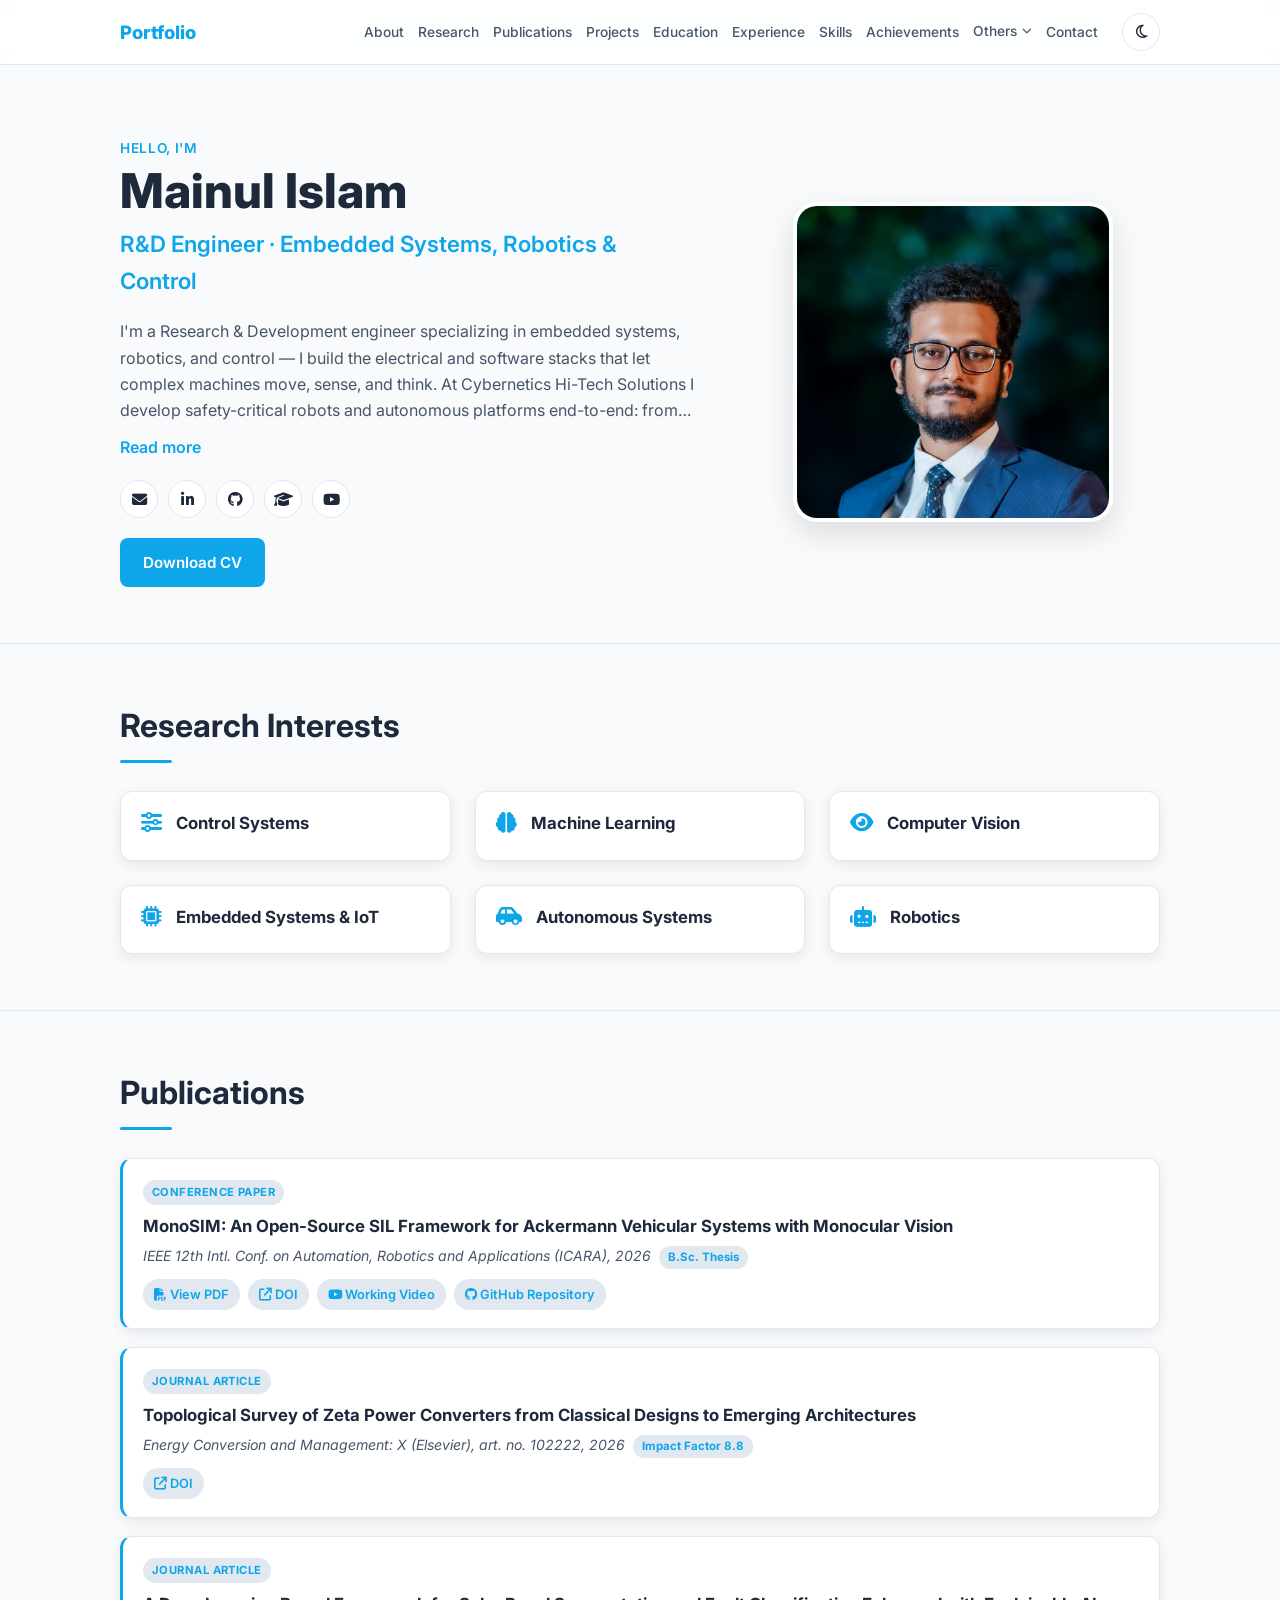
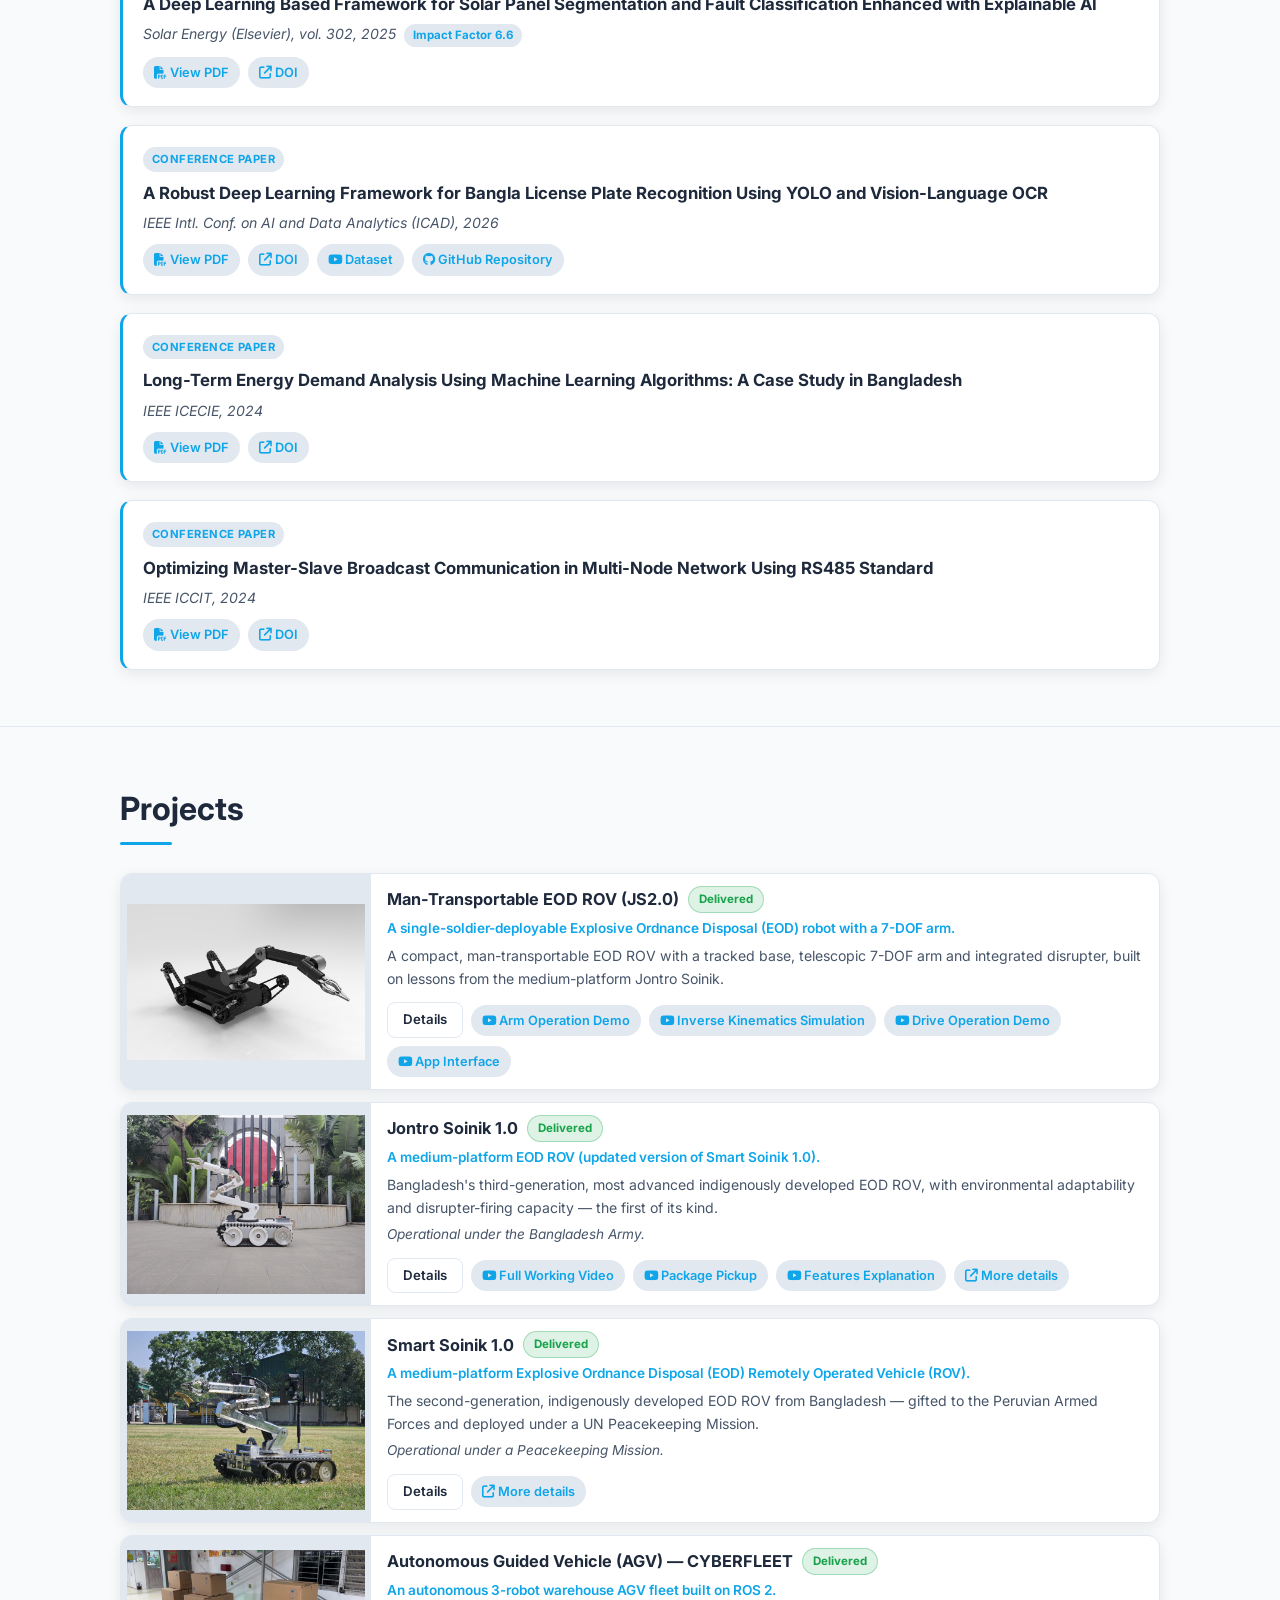
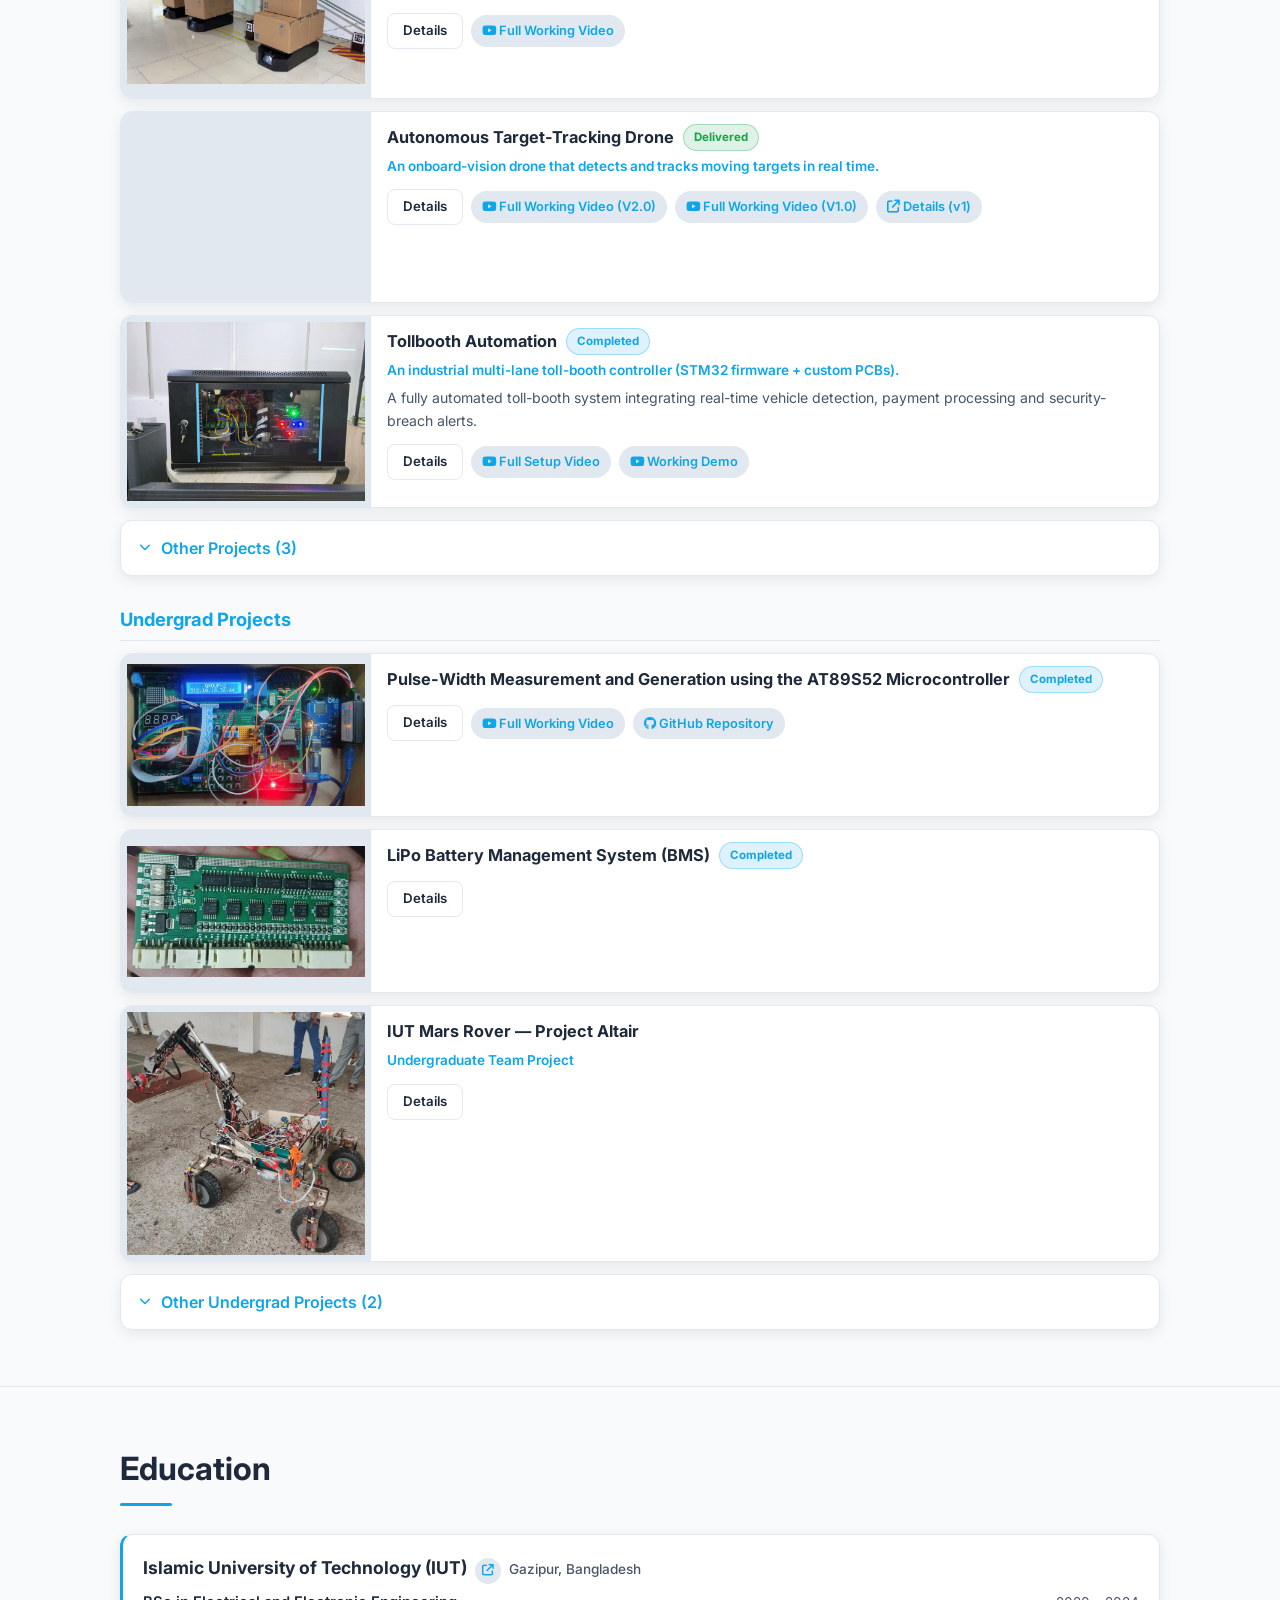
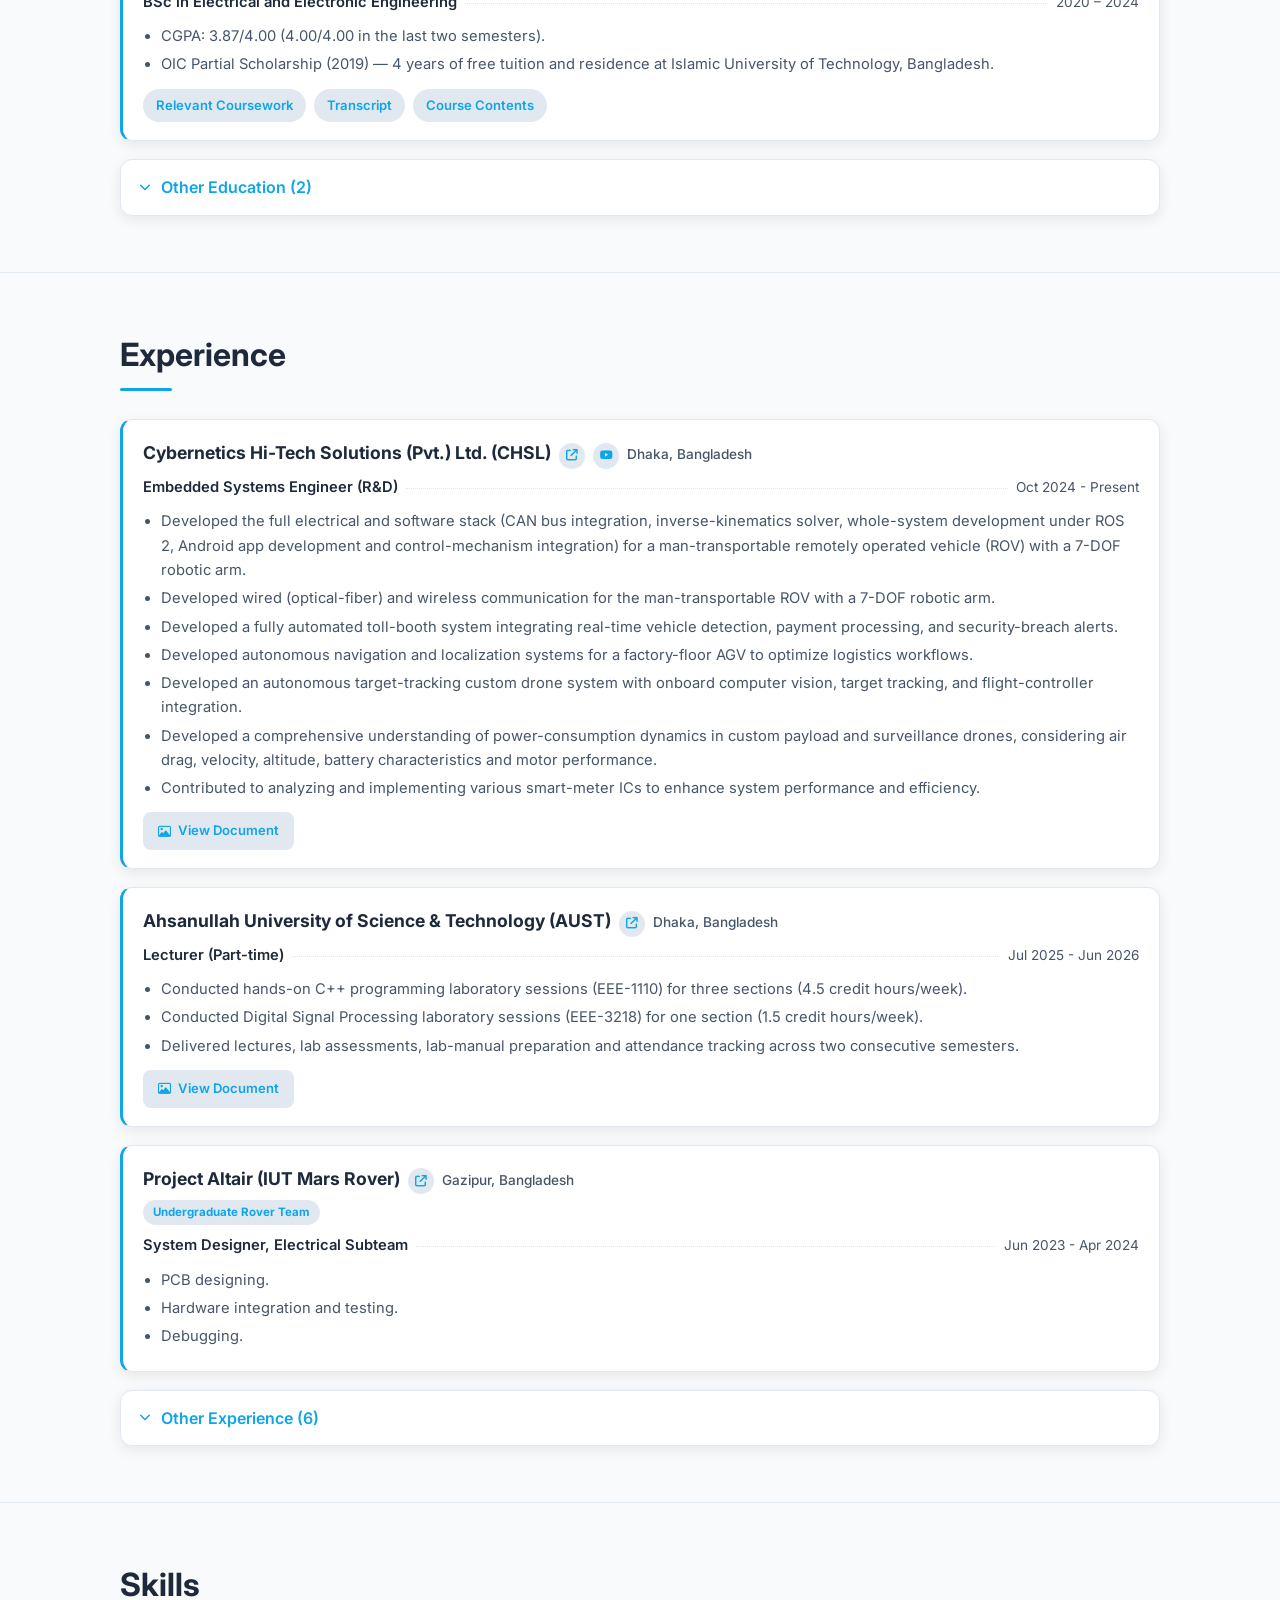
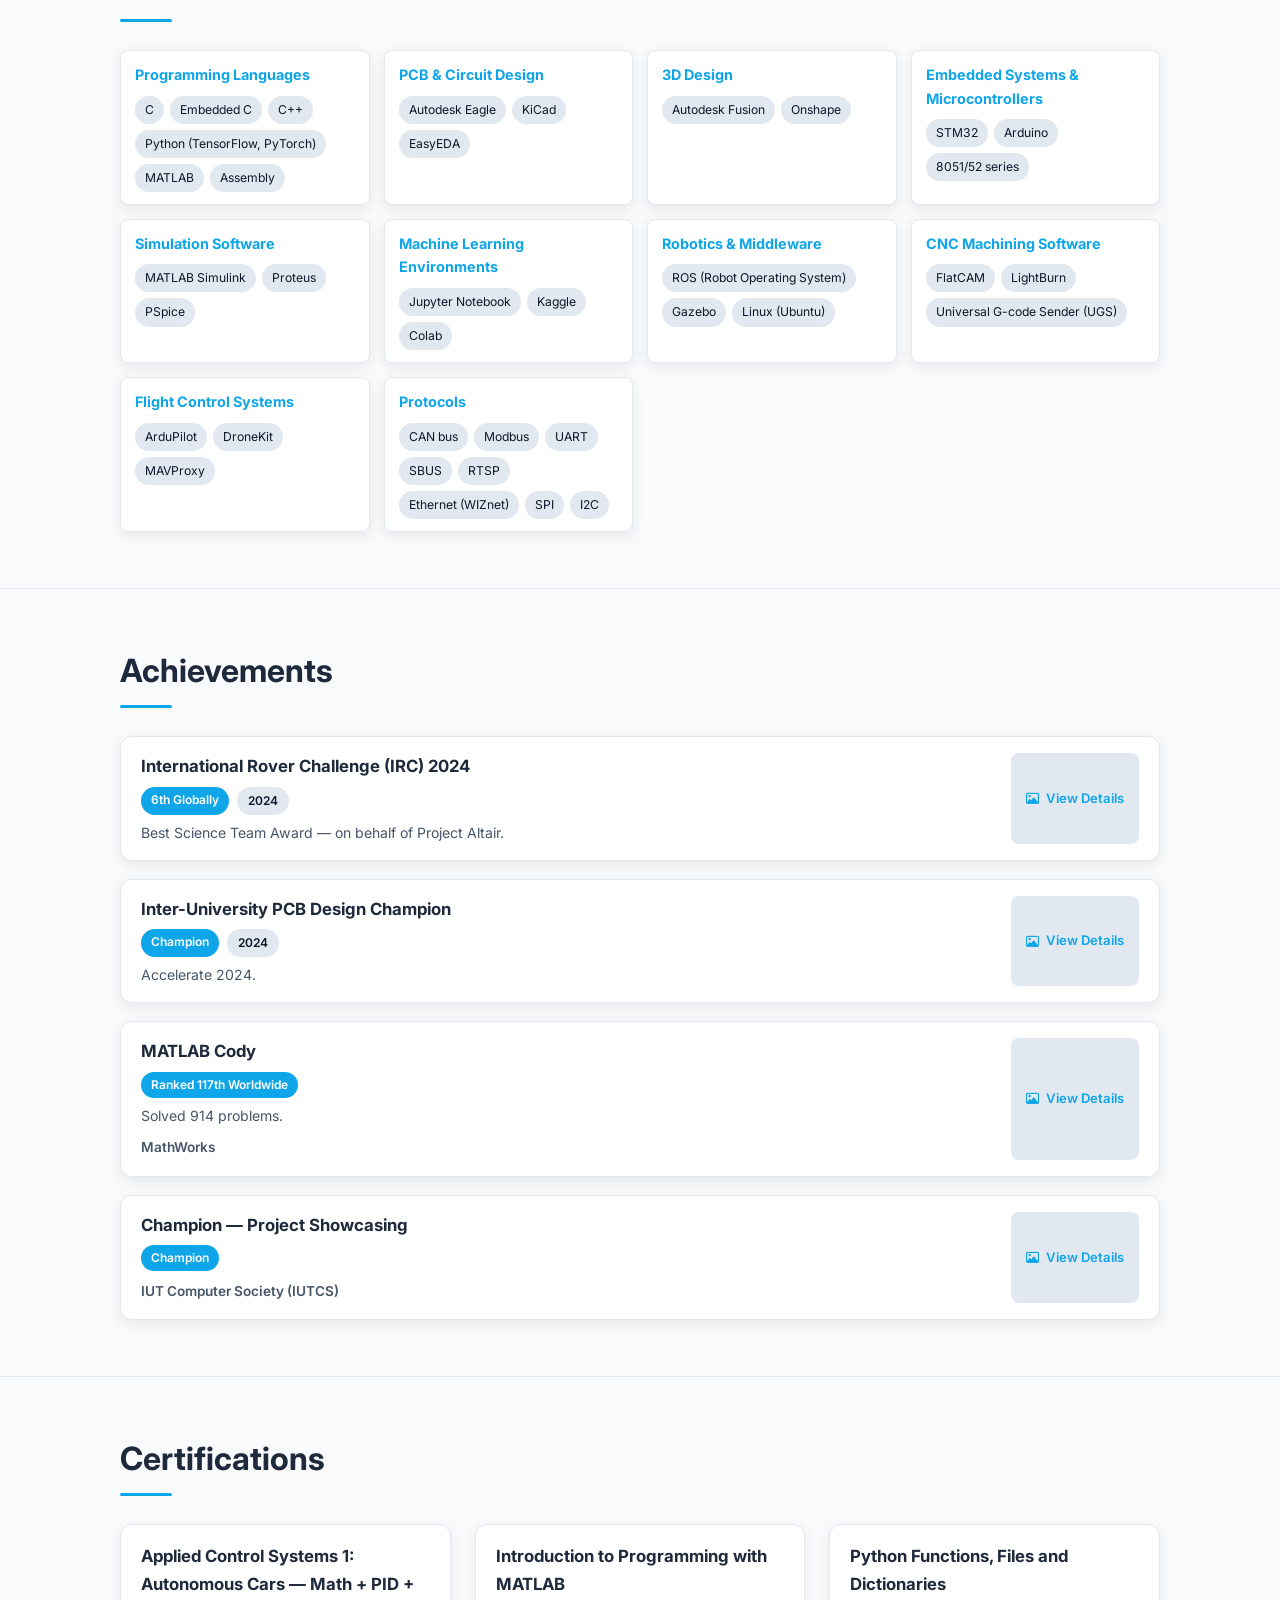
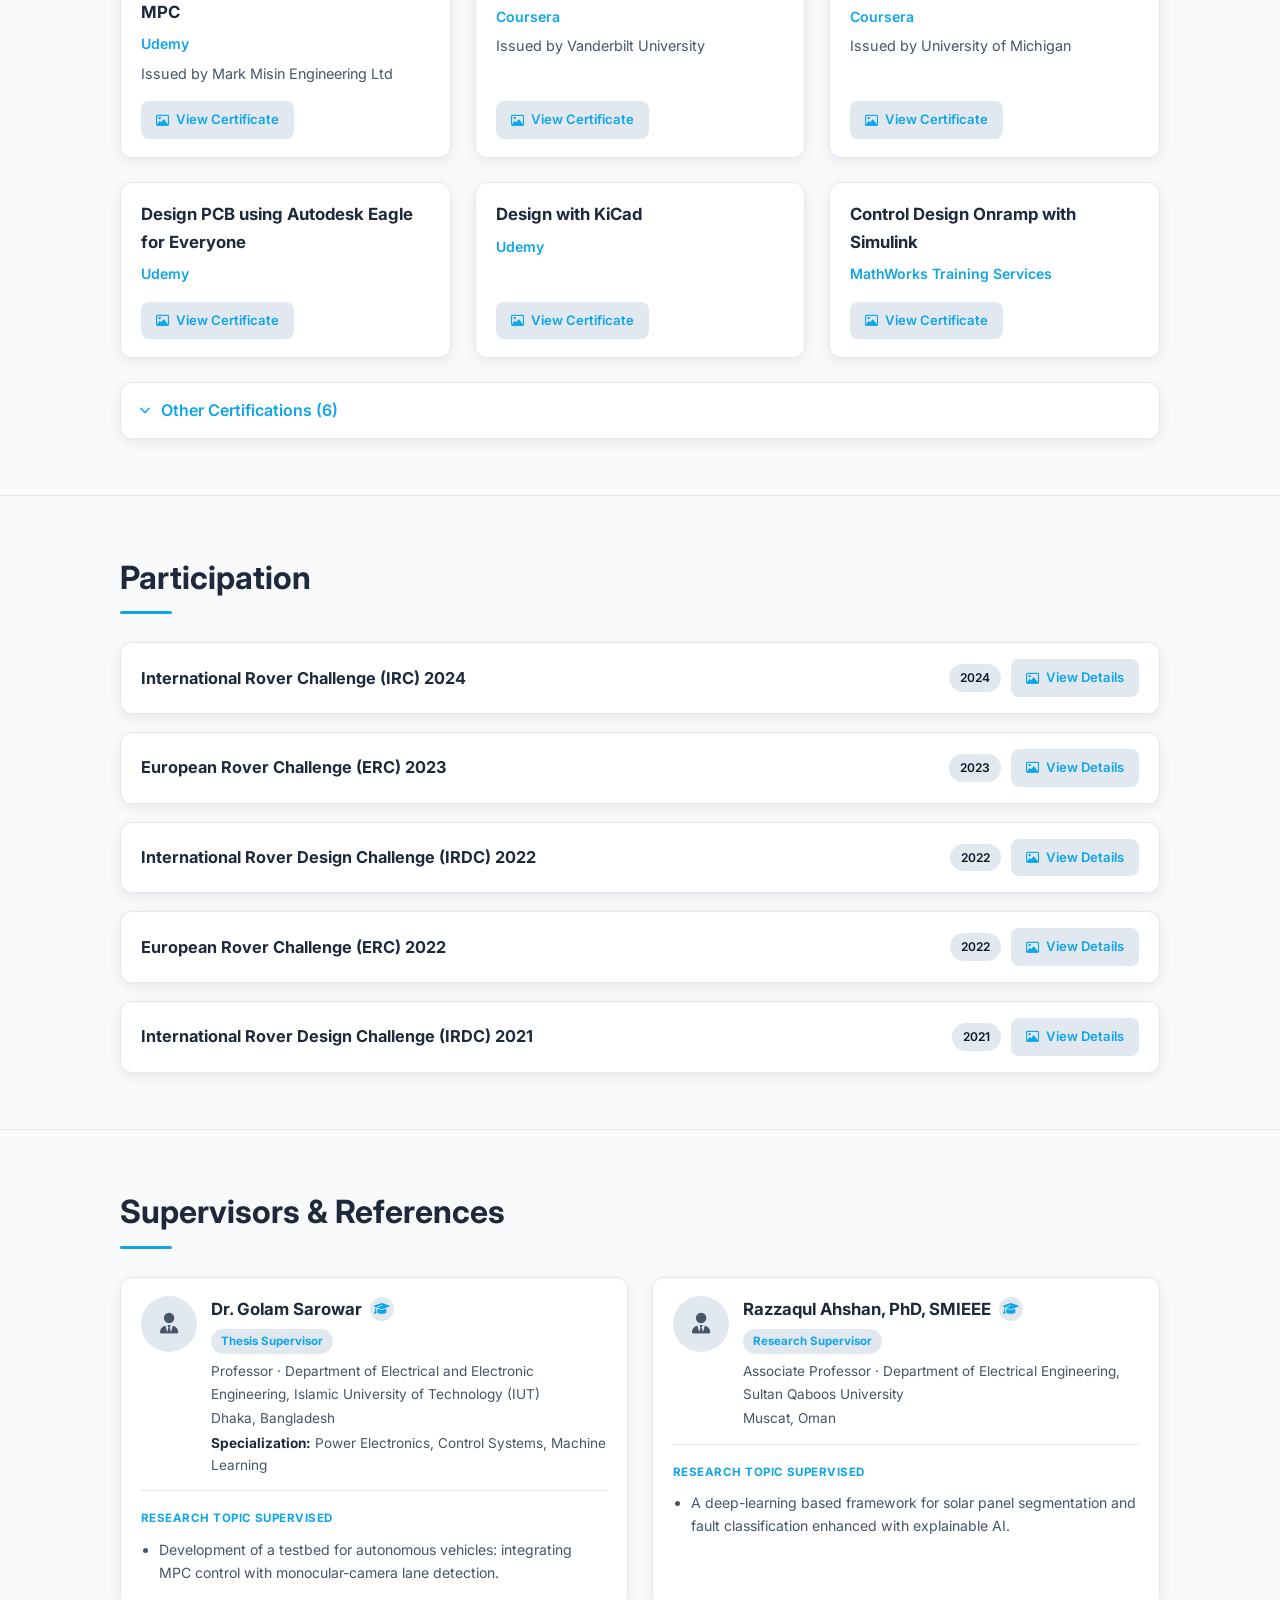
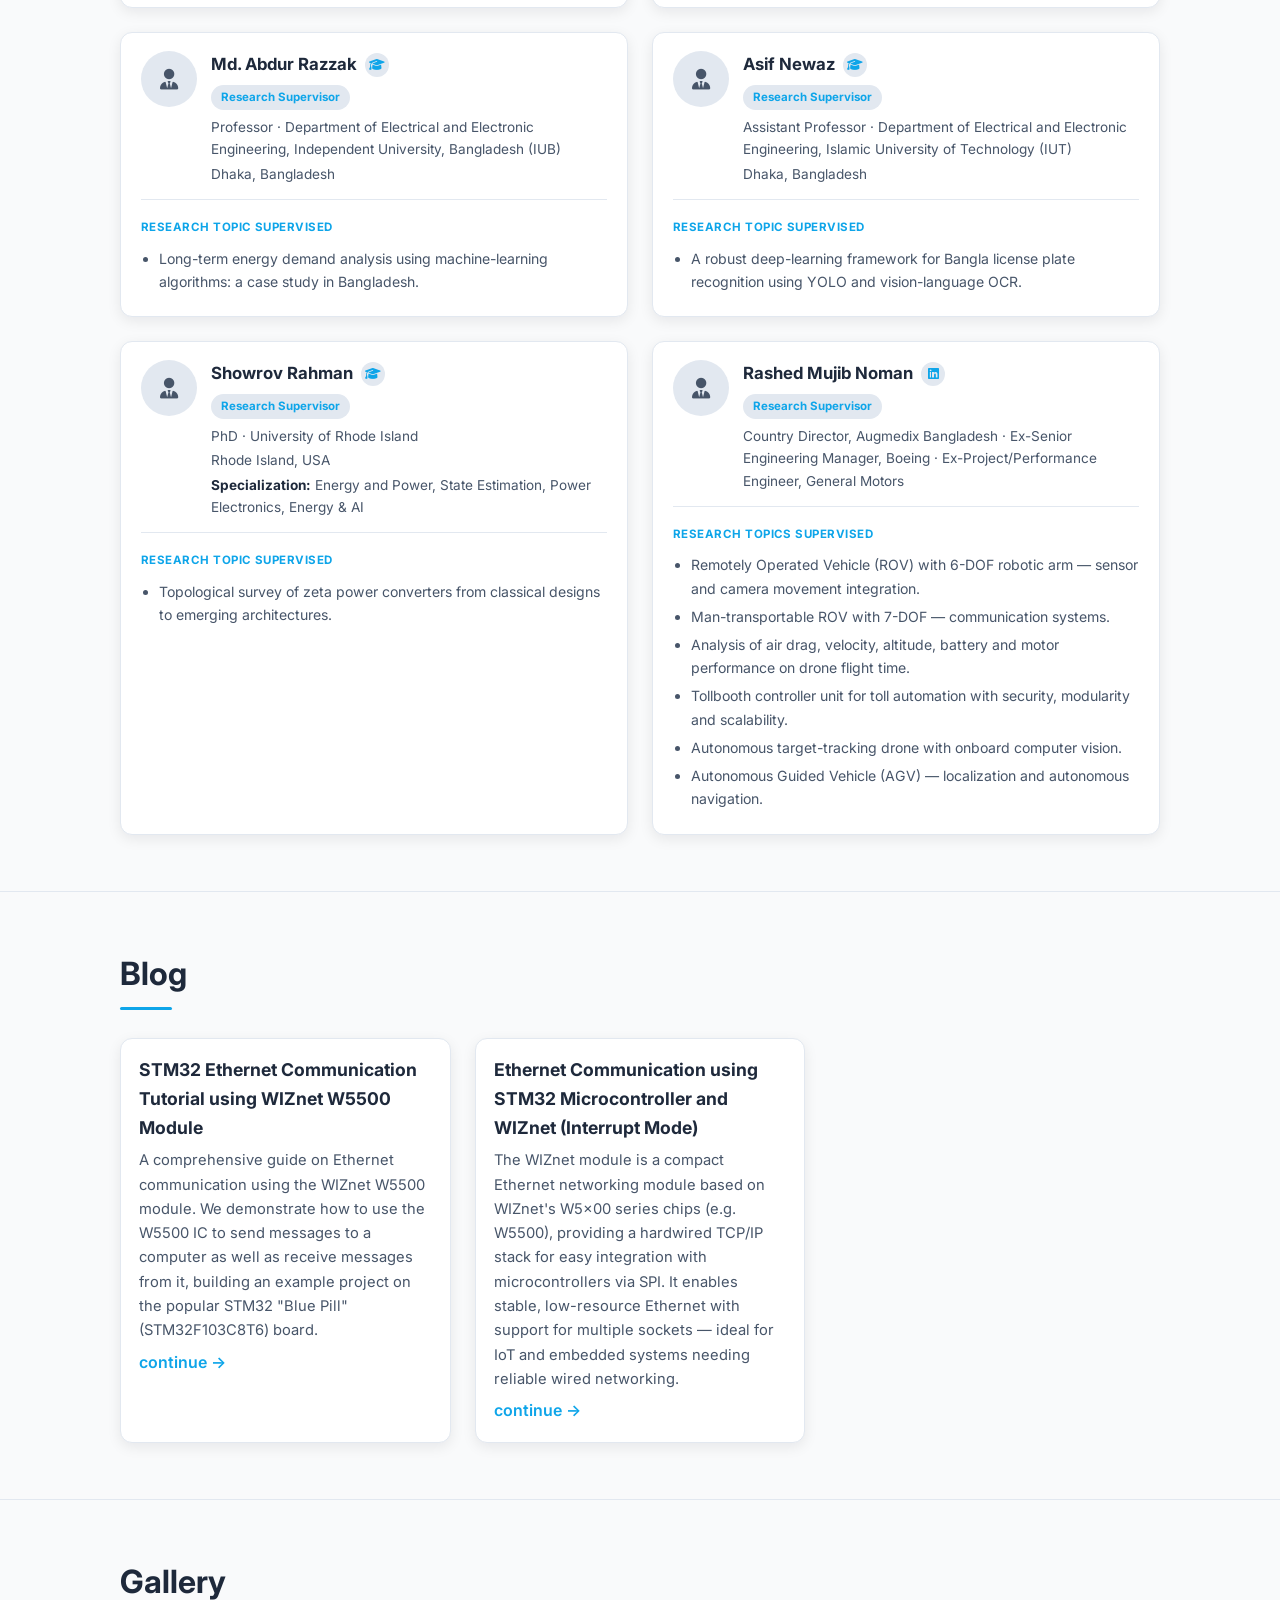
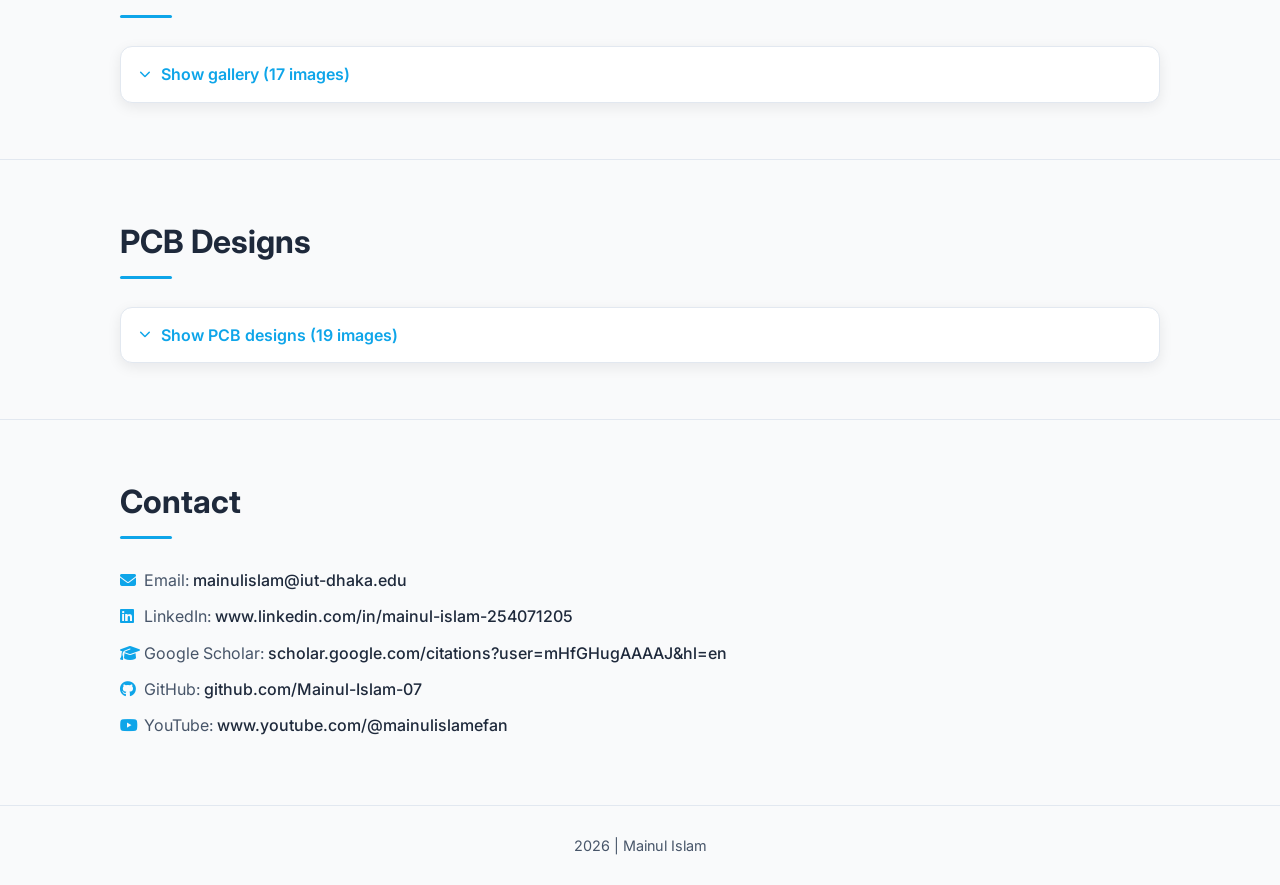
<file: index.html>
<!DOCTYPE html>
<html lang="en" data-theme="light">

<head>
    <meta charset="UTF-8" />
    <meta name="viewport" content="width=device-width, initial-scale=1.0" />
    <title>Mainul Islam | Portfolio</title>
    <meta name="description" content="Mainul Islam — research portfolio: interests, publications, projects, experience and more." />
    <link rel="preconnect" href="https://fonts.googleapis.com" />
    <link rel="preconnect" href="https://fonts.gstatic.com" crossorigin />
    <link
        href="https://fonts.googleapis.com/css2?family=Inter:wght@400;500;600;700;800&display=swap"
        rel="stylesheet" />
    <link rel="stylesheet" href="assets/css/style.css" />
    <link rel="stylesheet"
        href="https://cdnjs.cloudflare.com/ajax/libs/font-awesome/6.5.0/css/all.min.css" />
</head>

<body>
    <!-- Navbar -->
    <header class="navbar">
        <div class="container nav-container">
            <a href="#about" class="brand"><span data-bind="brand">MI</span></a>

            <nav class="nav-links" id="nav-menu">
                <a href="#about">About</a>
                <a href="#research">Research</a>
                <a href="#publications">Publications</a>
                <a href="#projects">Projects</a>
                <a href="#education">Education</a>
                <a href="#experience">Experience</a>
                <a href="#skills">Skills</a>
                <a href="#achievements">Achievements</a>
                <div class="nav-dropdown" id="nav-others">
                    <button type="button" class="nav-dropdown-toggle" aria-expanded="false" aria-haspopup="true">Others <i class="fa-solid fa-chevron-down"></i></button>
                    <div class="nav-dropdown-menu">
                        <a href="#certifications">Certifications</a>
                        <a href="#participation">Participation</a>
                        <a href="#supervisors">Supervisors</a>
                        <a href="#blog">Blog</a>
                        <a href="#gallery">Gallery</a>
                        <a href="#pcb-designs">PCB Designs</a>
                    </div>
                </div>
                <a href="#contact">Contact</a>
            </nav>

            <div class="nav-actions">
                <button id="theme-toggle" class="icon-btn" aria-label="Toggle theme"></button>
                <button id="nav-toggle" class="icon-btn nav-toggle" aria-label="Menu"><i class="fa fa-bars"></i></button>
            </div>
        </div>
    </header>

    <!-- Hero / About -->
    <section id="about" class="hero">
        <div class="container hero-inner">
            <div class="hero-text">
                <p class="hero-eyebrow">Hello, I'm</p>
                <h1 data-bind="name">Mainul Islam</h1>
                <h3 data-bind="headline">Job Title / Role</h3>
                <p class="hero-summary" data-bind="summary">Short summary here...</p>
                <div class="about-actions">
                    <a id="about-readmore" class="a-link" href="#">Read more</a>
                    <a id="about-readless" class="a-link" href="#" style="display:none">Read less</a>
                </div>
                <div class="hero-social" id="hero-social"></div>
                <div class="hero-buttons">
                    <a id="cv-link" href="#" download class="btn btn-primary">Download CV</a>
                </div>
            </div>
            <div class="hero-img">
                <img id="avatar" src="assets/img/profile-placeholder.svg" alt="Profile photo" />
            </div>
        </div>
    </section>

    <!-- Research Interests -->
    <section id="research" class="section" data-reveal>
        <div class="container">
            <h2 class="section-title">Research Interests</h2>
            <div id="research-list" class="research-grid"></div>
        </div>
    </section>

    <!-- Publications -->
    <section id="publications" class="section" data-reveal>
        <div class="container">
            <h2 class="section-title">Publications</h2>
            <div id="publications-list" class="stack"></div>
        </div>
    </section>

    <!-- Projects -->
    <section id="projects" class="section" data-reveal>
        <div class="container">
            <h2 class="section-title">Projects</h2>
            <div id="projects-grid" class="projects-list"></div>
        </div>
    </section>

    <!-- Education -->
    <section id="education" class="section" data-reveal>
        <div class="container">
            <h2 class="section-title">Education</h2>
            <div id="education-list" class="stack"></div>
        </div>
    </section>

    <!-- Experience -->
    <section id="experience" class="section" data-reveal>
        <div class="container">
            <h2 class="section-title">Experience</h2>
            <div id="experience-list" class="stack"></div>
        </div>
    </section>

    <!-- Skills -->
    <section id="skills" class="section" data-reveal>
        <div class="container">
            <h2 class="section-title">Skills</h2>
            <div id="skills-grid" class="skills-grid"></div>
        </div>
    </section>

    <!-- Achievements -->
    <section id="achievements" class="section" data-reveal>
        <div class="container">
            <h2 class="section-title">Achievements</h2>
            <div id="achievements-list" class="stack"></div>
        </div>
    </section>

    <!-- Certifications -->
    <section id="certifications" class="section" data-reveal>
        <div class="container">
            <h2 class="section-title">Certifications</h2>
            <div id="certifications-list" class="grid cards"></div>
        </div>
    </section>

    <!-- Participation -->
    <section id="participation" class="section" data-reveal>
        <div class="container">
            <h2 class="section-title">Participation</h2>
            <div id="participation-list" class="stack"></div>
        </div>
    </section>

    <!-- Supervisors -->
    <section id="supervisors" class="section" data-reveal>
        <div class="container">
            <h2 class="section-title">Supervisors &amp; References</h2>
            <div id="supervisors-list" class="supervisors-grid"></div>
        </div>
    </section>

    <!-- Blog -->
    <section id="blog" class="section" data-reveal>
        <div class="container">
            <h2 class="section-title">Blog</h2>
            <div id="blog-list" class="grid cards"></div>
        </div>
    </section>

    <!-- Gallery -->
    <section id="gallery" class="section" data-reveal>
        <div class="container">
            <h2 class="section-title">Gallery</h2>
            <div id="gallery-list"></div>
        </div>
    </section>

    <!-- PCB Designs -->
    <section id="pcb-designs" class="section" data-reveal>
        <div class="container">
            <h2 class="section-title">PCB Designs</h2>
            <div id="pcb-designs-list"></div>
        </div>
    </section>

    <!-- Contact -->
    <section id="contact" class="section" data-reveal>
        <div class="container">
            <h2 class="section-title">Contact</h2>
            <div id="contact-list" class="contact-list"></div>
        </div>
    </section>

    <button id="to-top" aria-label="Back to top"><i class="fa fa-arrow-up"></i></button>

    <footer>
        <p><span id="footer-year">2026</span> | <span data-bind="name">Mainul Islam</span><span id="visit-count" hidden></span></p>
    </footer>

    <script src="assets/js/main.js"></script>
    <script data-goatcounter="https://mainulislam.goatcounter.com/count" async src="//gc.zgo.at/count.js"></script>
</body>

</html>
</file>
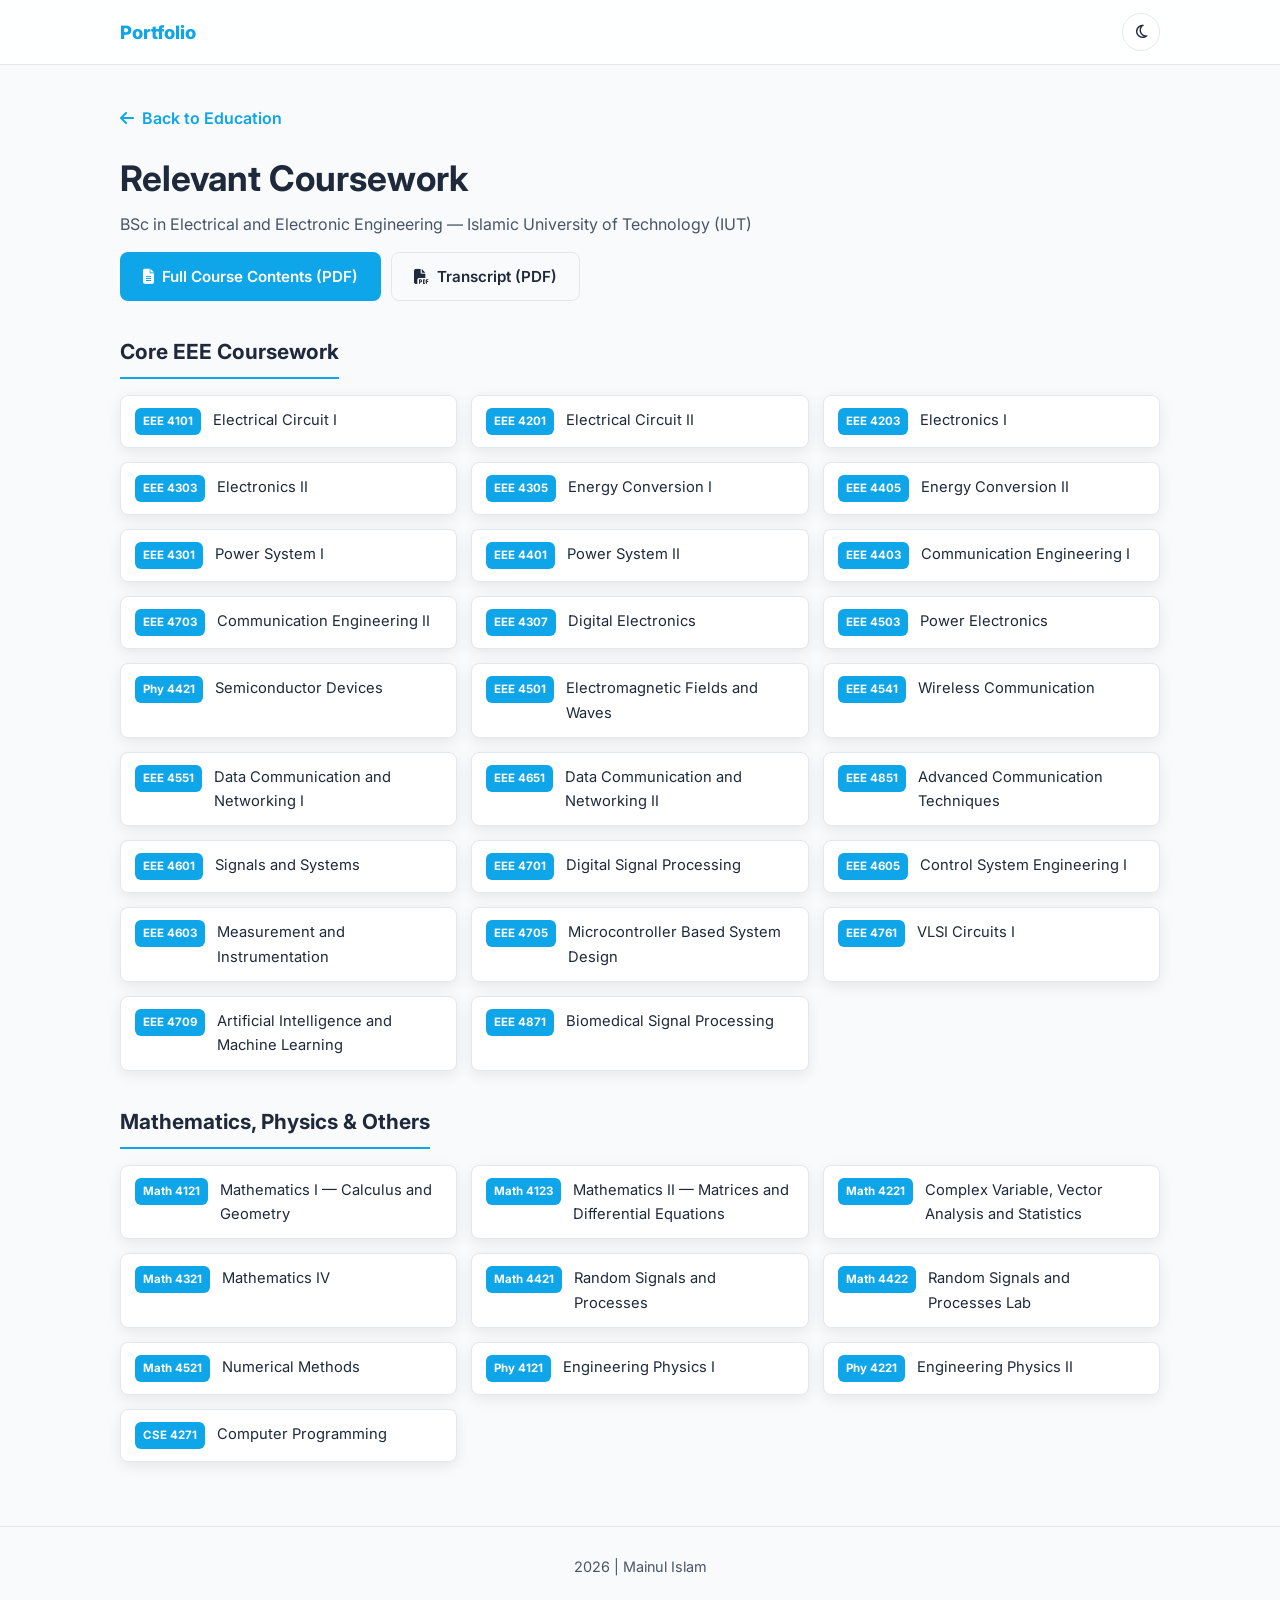
<file: assets/education/coursework.html>
<!DOCTYPE html>
<html lang="en" data-theme="light">

<head>
    <meta charset="UTF-8" />
    <meta name="viewport" content="width=device-width, initial-scale=1.0" />
    <title>Relevant Coursework | Portfolio</title>
    <link
        href="https://fonts.googleapis.com/css2?family=Inter:wght@400;500;600;700;800&display=swap"
        rel="stylesheet" />
    <link rel="stylesheet" href="../css/style.css" />
    <link rel="stylesheet"
        href="https://cdnjs.cloudflare.com/ajax/libs/font-awesome/6.5.0/css/all.min.css" />
    <style>
        .cw { padding: 40px 0 64px; }
        .back-link { display: inline-flex; align-items: center; gap: 8px; margin-bottom: 18px; color: var(--primary); font-weight: 600; }
        .cw-head h1 { font-size: clamp(1.6rem, 4vw, 2.2rem); margin-bottom: 4px; }
        .cw-head p { color: var(--muted); margin-bottom: 6px; }
        .cw-actions { display: flex; flex-wrap: wrap; gap: 10px; margin: 14px 0 8px; }
        .cw-group { margin-top: 34px; }
        .cw-group > h2 { font-size: 1.3rem; margin-bottom: 16px; padding-bottom: 8px; border-bottom: 2px solid var(--primary); display: inline-block; }
        .course-grid { display: grid; grid-template-columns: repeat(auto-fill, minmax(300px, 1fr)); gap: 14px; }
        .course { display: flex; gap: 12px; align-items: flex-start; background: var(--card); border: 1px solid var(--border); border-radius: var(--radius-sm); padding: 12px 14px; box-shadow: var(--shadow); }
        .course .code { font-size: 0.72rem; font-weight: 700; color: #fff; background: var(--primary); padding: 4px 8px; border-radius: 6px; white-space: nowrap; }
        html[data-theme="dark"] .course .code { color: #06121f; }
        .course .name { font-size: 0.92rem; }
    </style>
</head>

<body>
    <header class="navbar">
        <div class="container nav-container">
            <a href="../../index.html" class="brand"><span>Portfolio</span></a>
            <div class="nav-actions">
                <button id="theme-toggle" class="icon-btn" aria-label="Toggle theme"></button>
            </div>
        </div>
    </header>

    <main class="cw">
        <div class="container">
            <a href="../../index.html#education" class="back-link"><i class="fa fa-arrow-left"></i> Back to Education</a>
            <div class="cw-head">
                <h1>Relevant Coursework</h1>
                <p>BSc in Electrical and Electronic Engineering — Islamic University of Technology (IUT)</p>
            </div>
            <div class="cw-actions">
                <a class="btn btn-primary" href="../files/IUT-EEE-Course-Contents.pdf" target="_blank" rel="noopener">
                    <i class="fa-solid fa-file-lines"></i> Full Course Contents (PDF)</a>
                <a class="btn btn-ghost" href="../files/Mainul-Islam-BSc-Transcript.pdf" target="_blank" rel="noopener">
                    <i class="fa-solid fa-file-pdf"></i> Transcript (PDF)</a>
            </div>
            <div id="cw-root"></div>
        </div>
    </main>

    <footer>
        <p><span id="footer-year">2026</span> | Mainul Islam</p>
    </footer>

    <script>
        (function () {
            const root = document.documentElement;
            const saved = localStorage.getItem("theme");
            const prefersDark = window.matchMedia && window.matchMedia("(prefers-color-scheme: dark)").matches;
            root.setAttribute("data-theme", saved || "light");
            const themeToggle = document.getElementById("theme-toggle");
            const icon = () => themeToggle.innerHTML = root.getAttribute("data-theme") === "light"
                ? '<i class="fa-regular fa-moon"></i>' : '<i class="fa-regular fa-sun"></i>';
            icon();
            themeToggle.addEventListener("click", () => {
                const t = root.getAttribute("data-theme") === "light" ? "dark" : "light";
                root.setAttribute("data-theme", t); localStorage.setItem("theme", t); icon();
            });
            document.getElementById("footer-year").textContent = new Date().getFullYear();

            const groups = [
                {
                    title: "Core EEE Coursework",
                    courses: [
                        ["EEE 4101", "Electrical Circuit I"],
                        ["EEE 4201", "Electrical Circuit II"],
                        ["EEE 4203", "Electronics I"],
                        ["EEE 4303", "Electronics II"],
                        ["EEE 4305", "Energy Conversion I"],
                        ["EEE 4405", "Energy Conversion II"],
                        ["EEE 4301", "Power System I"],
                        ["EEE 4401", "Power System II"],
                        ["EEE 4403", "Communication Engineering I"],
                        ["EEE 4703", "Communication Engineering II"],
                        ["EEE 4307", "Digital Electronics"],
                        ["EEE 4503", "Power Electronics"],
                        ["Phy 4421", "Semiconductor Devices"],
                        ["EEE 4501", "Electromagnetic Fields and Waves"],
                        ["EEE 4541", "Wireless Communication"],
                        ["EEE 4551", "Data Communication and Networking I"],
                        ["EEE 4651", "Data Communication and Networking II"],
                        ["EEE 4851", "Advanced Communication Techniques"],
                        ["EEE 4601", "Signals and Systems"],
                        ["EEE 4701", "Digital Signal Processing"],
                        ["EEE 4605", "Control System Engineering I"],
                        ["EEE 4603", "Measurement and Instrumentation"],
                        ["EEE 4705", "Microcontroller Based System Design"],
                        ["EEE 4761", "VLSI Circuits I"],
                        ["EEE 4709", "Artificial Intelligence and Machine Learning"],
                        ["EEE 4871", "Biomedical Signal Processing"]
                    ]
                },
                {
                    title: "Mathematics, Physics & Others",
                    courses: [
                        ["Math 4121", "Mathematics I — Calculus and Geometry"],
                        ["Math 4123", "Mathematics II — Matrices and Differential Equations"],
                        ["Math 4221", "Complex Variable, Vector Analysis and Statistics"],
                        ["Math 4321", "Mathematics IV"],
                        ["Math 4421", "Random Signals and Processes"],
                        ["Math 4422", "Random Signals and Processes Lab"],
                        ["Math 4521", "Numerical Methods"],
                        ["Phy 4121", "Engineering Physics I"],
                        ["Phy 4221", "Engineering Physics II"],
                        ["CSE 4271", "Computer Programming"]
                    ]
                }
            ];

            const esc = (s) => String(s).replace(/[&<>"]/g, c => ({ "&": "&amp;", "<": "&lt;", ">": "&gt;", '"': "&quot;" }[c]));
            document.getElementById("cw-root").innerHTML = groups.map(g => `
                <section class="cw-group">
                    <h2>${esc(g.title)}</h2>
                    <div class="course-grid">
                        ${g.courses.map(([code, name]) => `
                            <div class="course">
                                <span class="code">${esc(code)}</span>
                                <span class="name">${esc(name)}</span>
                            </div>`).join("")}
                    </div>
                </section>`).join("");
        })();
    </script>
    <script data-goatcounter="https://mainulislam.goatcounter.com/count" async src="//gc.zgo.at/count.js"></script>
</body>

</html>
</file>
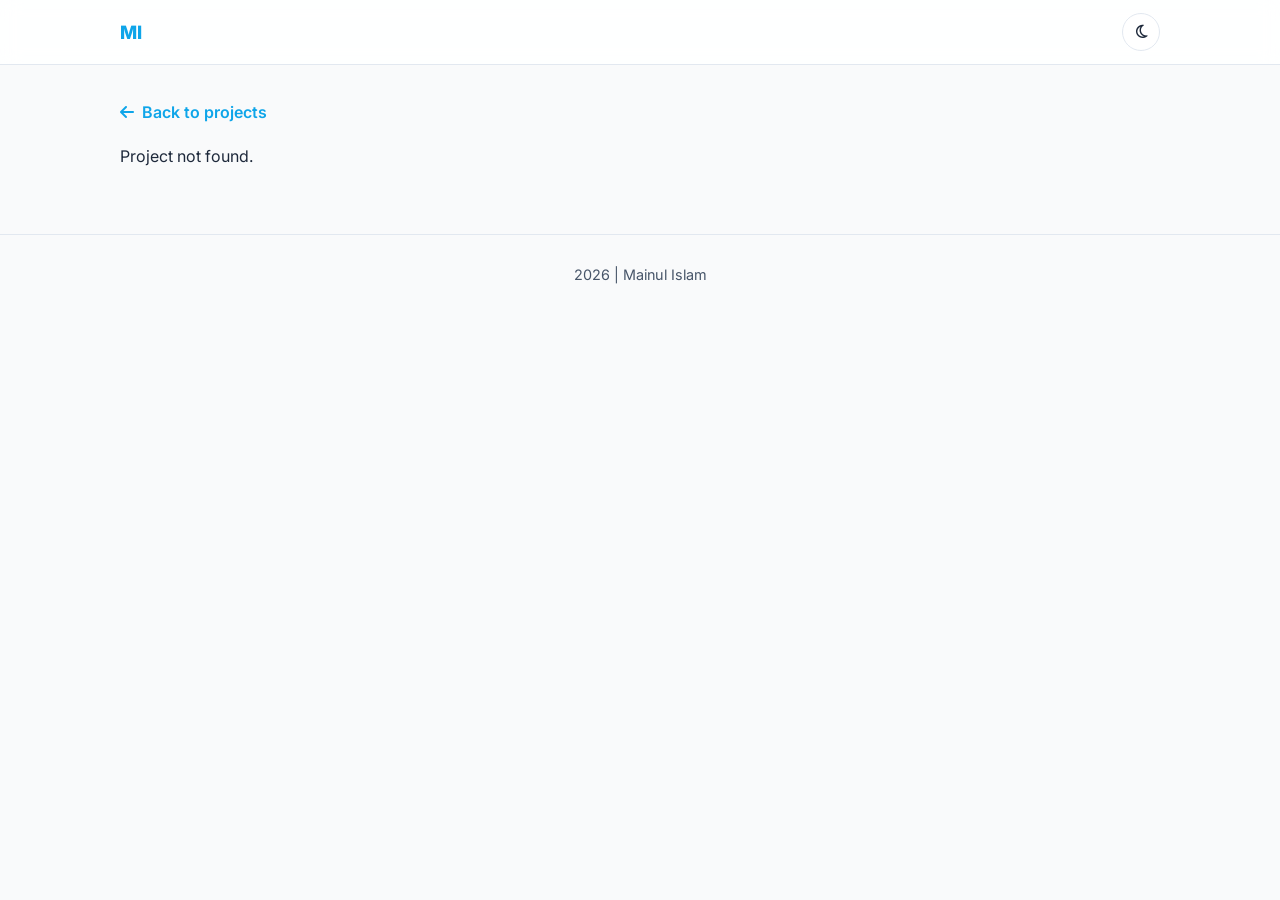
<file: assets/projects/project.html>
<!DOCTYPE html>
<html lang="en" data-theme="light">

<head>
    <meta charset="UTF-8" />
    <meta name="viewport" content="width=device-width, initial-scale=1.0" />
    <title>Project | Portfolio</title>
    <link
        href="https://fonts.googleapis.com/css2?family=Inter:wght@400;500;600;700;800&display=swap"
        rel="stylesheet" />
    <link rel="stylesheet" href="../css/style.css" />
    <link rel="stylesheet"
        href="https://cdnjs.cloudflare.com/ajax/libs/font-awesome/6.5.0/css/all.min.css" />
    <style>
        .project-detail { padding: 34px 0 64px; }
        .back-link { display: inline-flex; align-items: center; gap: 8px; margin-bottom: 18px; color: var(--primary); font-weight: 600; }
        .project-hero-img { width: 100%; max-height: 420px; object-fit: cover; border-radius: var(--radius); border: 1px solid var(--border); margin-bottom: 24px; }
        .project-detail h1 { font-size: clamp(1.5rem, 4vw, 2.2rem); margin-bottom: 6px; }
        .project-detail .subtitle { color: var(--primary); font-weight: 600; margin-bottom: 12px; }
        .detail-meta { display: flex; flex-wrap: wrap; align-items: center; gap: 10px; margin-bottom: 16px; }
        .detail-note { color: var(--muted); font-size: 0.9rem; font-style: italic; }
        .detail-links { display: flex; flex-wrap: wrap; gap: 10px; margin: 6px 0 26px; }
        .detail-links .btn { padding: 8px 16px; font-size: 0.88rem; }
        .detail-section-title { font-size: 1.15rem; font-weight: 700; margin: 26px 0 12px; padding-bottom: 7px; border-bottom: 2px solid var(--primary); display: inline-block; }
        .detail-body { color: var(--muted); line-height: 1.75; }
        .detail-body p { margin-bottom: 12px; text-align: justify; }
        .detail-body h2 { font-size: 1.15rem; color: var(--text); margin: 22px 0 12px; padding-bottom: 6px; border-bottom: 1px solid var(--border); }
        .detail-body h3 { font-size: 1.02rem; color: var(--primary); margin: 20px 0 10px; }
        .detail-body ul { margin: 0 0 12px 20px; }
        .detail-body li { margin-bottom: 7px; }
        .detail-body code { background: var(--tag-bg); padding: 1px 6px; border-radius: 5px; font-size: 0.9em; }
        .contribution-list { margin: 0 0 8px 20px; color: var(--muted); line-height: 1.7; }
        .contribution-list li { margin-bottom: 9px; }
        .contribution-list strong { color: var(--text); }
        .spec-table { width: 100%; border-collapse: collapse; margin: 6px 0 18px; }
        .spec-table th { text-align: left; padding: 9px 12px; font-size: 0.82rem; text-transform: uppercase; letter-spacing: 0.03em; color: var(--primary); border-bottom: 2px solid var(--border); }
        .spec-table td { padding: 8px 12px; border-bottom: 1px solid var(--border); font-size: 0.9rem; vertical-align: top; }
        .spec-table td:first-child { font-weight: 600; width: 42%; color: var(--text); }
        .spec-details { border: 1px solid var(--border); border-radius: var(--radius-sm); background: var(--card); margin-bottom: 10px; overflow: hidden; }
        .spec-details > summary { cursor: pointer; padding: 12px 16px; font-weight: 600; color: var(--primary); list-style: none; display: flex; align-items: center; gap: 9px; user-select: none; }
        .spec-details > summary::-webkit-details-marker { display: none; }
        .spec-details > summary::before { content: "\f078"; font-family: "Font Awesome 6 Free"; font-weight: 900; font-size: 0.7rem; transition: transform 0.2s; }
        .spec-details[open] > summary::before { transform: rotate(180deg); }
        .spec-details > .detail-body { padding: 0 16px 8px; }
        .spec-details .spec-table { margin-top: 0; }
        .gallery { display: grid; grid-template-columns: repeat(auto-fill, minmax(220px, 1fr)); gap: 16px; margin-top: 16px; }
        .gallery-item { margin: 0; }
        .gallery-item a { display: block; overflow: hidden; border-radius: var(--radius-sm); border: 1px solid var(--border); }
        .gallery-item img { width: 100%; aspect-ratio: 4 / 3; object-fit: cover; display: block; transition: transform 0.25s; }
        .gallery-item a:hover img { transform: scale(1.05); }
        .gallery-item figcaption { margin-top: 7px; font-size: 0.82rem; color: var(--muted); text-align: center; line-height: 1.35; }
    </style>
</head>

<body>
    <header class="navbar">
        <div class="container nav-container">
            <a href="../../index.html" class="brand"><span>MI</span></a>
            <div class="nav-actions">
                <button id="theme-toggle" class="icon-btn" aria-label="Toggle theme"></button>
            </div>
        </div>
    </header>

    <main class="project-detail">
        <div class="container" id="project-root">
            <a href="../../index.html#projects" class="back-link"><i class="fa fa-arrow-left"></i> Back to projects</a>
            <div id="project-content"><p>Loading…</p></div>
        </div>
    </main>

    <footer>
        <p><span id="footer-year">2026</span> | Mainul Islam</p>
    </footer>

    <script>
        (function () {
            const root = document.documentElement;
            const saved = localStorage.getItem("theme");
            const prefersDark = window.matchMedia && window.matchMedia("(prefers-color-scheme: dark)").matches;
            root.setAttribute("data-theme", saved || "light");
            const themeToggle = document.getElementById("theme-toggle");
            const icon = () => themeToggle.innerHTML = root.getAttribute("data-theme") === "light"
                ? '<i class="fa-regular fa-moon"></i>' : '<i class="fa-regular fa-sun"></i>';
            icon();
            themeToggle.addEventListener("click", () => {
                const t = root.getAttribute("data-theme") === "light" ? "dark" : "light";
                root.setAttribute("data-theme", t); localStorage.setItem("theme", t); icon();
            });
            document.getElementById("footer-year").textContent = new Date().getFullYear();

            const esc = (s) => String(s == null ? "" : s).replace(/[&<>"]/g, c => ({ "&": "&amp;", "<": "&lt;", ">": "&gt;", '"': "&quot;" }[c]));
            // Inline markdown on ALREADY-escaped text: bold, code, links.
            const mdInline = (t) => t
                .replace(/\[([^\]]+)\]\((https?:\/\/[^\s)]+)\)/g, '<a href="$2" target="_blank" rel="noopener">$1</a>')
                .replace(/(^|[\s(])(https?:\/\/[^\s<)]+)/g, '$1<a href="$2" target="_blank" rel="noopener">$2</a>')
                .replace(/\*\*([^*]+)\*\*/g, '<strong>$1</strong>')
                .replace(/`([^`]+)`/g, '<code>$1</code>');
            const inline = (s) => mdInline(esc(s));

            // Minimal block markdown → HTML: headings, tables, lists, paragraphs, hr.
            function renderMarkdown(md) {
                const lines = String(md || "").replace(/\r/g, "").split("\n");
                const splitRow = (l) => l.trim().replace(/^\|/, "").replace(/\|$/, "").split("|").map(s => s.trim());
                let html = "", i = 0;
                while (i < lines.length) {
                    const line = lines[i];
                    if (/^\s*$/.test(line)) { i++; continue; }
                    const h = line.match(/^(#{1,4})\s+(.*)$/);
                    if (h) { const lvl = Math.min(h[1].length + 1, 4); html += `<h${lvl}>${inline(h[2].trim())}</h${lvl}>`; i++; continue; }
                    if (/^\s*-{3,}\s*$/.test(line)) { i++; continue; }
                    if (/^\s*\|.*\|\s*$/.test(line) && i + 1 < lines.length && /^\s*\|[\s:|-]+\|\s*$/.test(lines[i + 1])) {
                        const header = splitRow(line); i += 2; const body = [];
                        while (i < lines.length && /^\s*\|.*\|\s*$/.test(lines[i])) { body.push(splitRow(lines[i])); i++; }
                        html += `<table class="spec-table"><thead><tr>${header.map(c => `<th>${inline(c)}</th>`).join("")}</tr></thead><tbody>${body.map(r => `<tr>${r.map(c => `<td>${inline(c)}</td>`).join("")}</tr>`).join("")}</tbody></table>`;
                        continue;
                    }
                    if (/^\s*[-*]\s+/.test(line)) {
                        const items = [];
                        while (i < lines.length && /^\s*[-*]\s+/.test(lines[i])) { items.push(lines[i].replace(/^\s*[-*]\s+/, "")); i++; }
                        html += `<ul>${items.map(it => `<li>${inline(it)}</li>`).join("")}</ul>`;
                        continue;
                    }
                    const para = [];
                    while (i < lines.length && !/^\s*$/.test(lines[i]) && !/^\s*[-*]\s+/.test(lines[i]) && !/^#{1,4}\s/.test(lines[i]) && !/^\s*\|.*\|\s*$/.test(lines[i]) && !/^\s*-{3,}\s*$/.test(lines[i])) { para.push(lines[i]); i++; }
                    html += `<p>${inline(para.join(" "))}</p>`;
                }
                return html;
            }

            // Split a specs markdown file into collapsible <details> per "## Heading" section.
            function renderSpecsDropdowns(mdText) {
                const lines = String(mdText || "").replace(/\r/g, "").split("\n");
                const sections = [];
                let cur = null;
                for (const ln of lines) {
                    const h2 = ln.match(/^##\s+(.*)$/);
                    if (h2) { cur = { title: h2[1].trim(), body: [] }; sections.push(cur); continue; }
                    if (/^#\s+/.test(ln)) continue; // skip a top-level title line
                    if (cur) cur.body.push(ln);
                }
                if (!sections.length) {
                    return `<details class="spec-details"><summary>Specifications</summary><div class="detail-body">${renderMarkdown(mdText)}</div></details>`;
                }
                return sections.map(s =>
                    `<details class="spec-details"><summary>${esc(s.title)}</summary><div class="detail-body">${renderMarkdown(s.body.join("\n"))}</div></details>`
                ).join("");
            }

            // Turn an image file path into a readable caption.
            const ACRONYMS = ["PCB", "UAV", "AGV", "ROV", "EOD", "IR", "GPS", "LED", "VTOL", "RGB", "UART", "SPI", "I2C", "CAN", "MCU", "AI", "OCR", "IMU", "RTSP", "3D", "2D"];
            function prettyName(path) {
                let n = String(path).split("/").pop().replace(/\.[^.]+$/, "");
                n = n.replace(/[_-]+/g, " ").replace(/\s+/g, " ").trim();
                n = n.charAt(0).toUpperCase() + n.slice(1);
                n = n.replace(/[A-Za-z0-9]+/g, (w) => ACRONYMS.includes(w.toUpperCase()) ? w.toUpperCase() : w);
                return n;
            }

            const fetchMd = (path) => fetch("../../" + encodeURI(path)).then(r => r.ok ? r.text() : "").catch(() => "");

            const idx = parseInt(new URLSearchParams(location.search).get("i"), 10);
            const container = document.getElementById("project-content");

            fetch("../../data/Profile/profile.json")
                .then(r => r.json())
                .then(profile => {
                    const p = (profile.projects || [])[idx];
                    if (!p) { container.innerHTML = "<p>Project not found.</p>"; return; }
                    document.title = (p.title || "Project") + " | Portfolio";

                    const jobs = [];
                    if (p.descriptionFile) jobs.push(fetchMd(p.descriptionFile).then(md => ["desc", md]));
                    if (p.specsFile) jobs.push(fetchMd(p.specsFile).then(md => ["specs", md]));

                    Promise.all(jobs).then(results => {
                        const md = {}; results.forEach(([k, v]) => md[k] = v);

                        const statusClass = p.status ? p.status.toLowerCase().replace(/[^a-z0-9]+/g, "-") : "";
                        // Absolute URLs pass through; site-root-relative paths are resolved from this subpage.
                        const resolveHref = (h) => /^(https?:|mailto:)/.test(h) ? h : "../../" + encodeURI(h);
                        const linksHtml = (p.links || []).length
                            ? `<div class="detail-links">${p.links.map(l =>
                                `<a class="btn btn-ghost" href="${esc(resolveHref(l.href))}" target="_blank" rel="noopener">${l.icon ? `<i class="${esc(l.icon)}"></i> ` : ""}${esc(l.label)}</a>`).join("")}</div>`
                            : "";

                        const overview = md.desc ? renderMarkdown(md.desc) : (p.description ? `<p>${esc(p.description)}</p>` : "");
                        const overviewHtml = overview
                            ? `<h2 class="detail-section-title">Overview</h2><div class="detail-body">${overview}</div>` : "";

                        const contributionHtml = (p.contribution || []).length
                            ? `<h2 class="detail-section-title">My Contribution</h2><ul class="contribution-list">${p.contribution.map(c => `<li>${inline(c)}</li>`).join("")}</ul>` : "";

                        const specsHtml = md.specs
                            ? `<h2 class="detail-section-title">Specifications</h2>${renderSpecsDropdowns(md.specs)}` : "";

                        const galleryHtml = (p.gallery || []).length
                            ? `<h2 class="detail-section-title">Gallery</h2><div class="gallery">${p.gallery.map(g => {
                                const src = esc(resolveHref(g)); const cap = esc(prettyName(g));
                                return `<figure class="gallery-item"><a href="${src}" target="_blank" rel="noopener"><img src="${src}" alt="${cap}" loading="lazy"></a><figcaption>${cap}</figcaption></figure>`;
                              }).join("")}</div>` : "";

                        container.innerHTML = `
                            ${p.image ? `<img class="project-hero-img" src="${esc(resolveHref(p.image))}" alt="${esc(p.title)}">` : ""}
                            <h1>${esc(p.title)}</h1>
                            ${p.subtitle ? `<p class="subtitle">${esc(p.subtitle)}</p>` : ""}
                            <div class="detail-meta">
                                ${p.status ? `<span class="status-badge ${statusClass}">${esc(p.status)}</span>` : ""}
                                ${p.note ? `<span class="detail-note">${esc(p.note)}</span>` : ""}
                            </div>
                            ${linksHtml}
                            ${overviewHtml}
                            ${contributionHtml}
                            ${specsHtml}
                            ${galleryHtml}`;
                    });
                })
                .catch(() => container.innerHTML = "<p>Failed to load project.</p>");
        })();
    </script>
    <script data-goatcounter="https://mainulislam.goatcounter.com/count" async src="//gc.zgo.at/count.js"></script>
</body>

</html>
</file>
<file: assets/css/style.css>
/* ==========================================================================
   Design tokens & theming
   ========================================================================== */
:root {
    --primary: #0ea5e9;
    --primary-hover: #0284c7;
    --bg: #f9fafb;
    --bg-alt: #ffffff;
    --text: #1e293b;
    --muted: #475569;
    --card: #ffffff;
    --border: #e2e8f0;
    --tag-bg: #e2e8f0;
    --tag-text: #0f172a;
    --tag-border: transparent;
    --radius: 12px;
    --radius-sm: 8px;
    --shadow: 0 4px 14px rgba(2, 8, 23, 0.08);
    --shadow-lg: 0 12px 30px rgba(2, 8, 23, 0.12);
    --maxw: 1080px;
    --gap: 24px;
}

html[data-theme="dark"] {
    --primary: #38bdf8;
    --primary-hover: #0ea5e9;
    --bg: #0b1220;
    --bg-alt: #0f1a2e;
    --text: #e2e8f0;
    --muted: #94a3b8;
    --card: #111827;
    --border: #1f2937;
    --tag-bg: rgba(255, 255, 255, 0.08);
    --tag-text: #e2e8f0;
    --tag-border: rgba(255, 255, 255, 0.15);
    --shadow: 0 4px 14px rgba(0, 0, 0, 0.35);
    --shadow-lg: 0 12px 30px rgba(0, 0, 0, 0.5);
}

/* ==========================================================================
   Base
   ========================================================================== */
* {
    box-sizing: border-box;
    margin: 0;
    padding: 0;
}

html {
    scroll-behavior: smooth;
    scroll-padding-top: 80px;
}

body {
    font-family: "Inter", system-ui, -apple-system, sans-serif;
    background: var(--bg);
    color: var(--text);
    line-height: 1.65;
    transition: background 0.25s ease, color 0.25s ease;
}

a {
    color: inherit;
    text-decoration: none;
}

img {
    max-width: 100%;
    display: block;
}

.container {
    width: 100%;
    max-width: var(--maxw);
    margin: 0 auto;
    padding: 0 20px;
}

.a-link {
    color: var(--primary);
    font-weight: 600;
    cursor: pointer;
}

.a-link:hover {
    color: var(--primary-hover);
    text-decoration: underline;
}

/* ==========================================================================
   Navbar
   ========================================================================== */
.navbar {
    position: sticky;
    top: 0;
    z-index: 100;
    background: color-mix(in srgb, var(--bg-alt) 85%, transparent);
    backdrop-filter: blur(10px);
    border-bottom: 1px solid var(--border);
}

.nav-container {
    display: flex;
    align-items: center;
    justify-content: space-between;
    gap: 16px;
    height: 64px;
}

.brand {
    font-weight: 800;
    font-size: 1.15rem;
    color: var(--primary);
}

.nav-links {
    display: flex;
    flex-wrap: wrap;
    gap: 14px;
    margin-left: auto;
    margin-right: 8px;
    justify-content: flex-end;
}

.nav-links a {
    font-weight: 500;
    font-size: 0.86rem;
    color: var(--muted);
    position: relative;
    padding: 4px 0;
    white-space: nowrap;
    transition: color 0.2s;
}

.nav-links a::after {
    content: "";
    position: absolute;
    left: 0;
    bottom: -2px;
    width: 0;
    height: 2px;
    background: var(--primary);
    transition: width 0.25s;
}

.nav-links a:hover {
    color: var(--text);
}

.nav-links a:hover::after {
    width: 100%;
}

/* "Others" dropdown */
.nav-dropdown {
    position: relative;
}

.nav-dropdown-toggle {
    font-family: inherit;
    font-weight: 500;
    font-size: 0.86rem;
    color: var(--muted);
    background: none;
    border: none;
    cursor: pointer;
    display: inline-flex;
    align-items: center;
    gap: 5px;
    padding: 4px 0;
    white-space: nowrap;
    transition: color 0.2s;
}

.nav-dropdown-toggle:hover {
    color: var(--text);
}

.nav-dropdown-toggle i {
    font-size: 0.7em;
    transition: transform 0.2s;
}

.nav-dropdown.open .nav-dropdown-toggle {
    color: var(--primary);
}

.nav-dropdown.open .nav-dropdown-toggle i {
    transform: rotate(180deg);
}

.nav-dropdown-menu {
    position: absolute;
    top: calc(100% + 10px);
    right: 0;
    min-width: 180px;
    background: var(--bg-alt);
    border: 1px solid var(--border);
    border-radius: var(--radius-sm);
    box-shadow: var(--shadow-lg);
    padding: 6px;
    display: none;
    flex-direction: column;
    z-index: 200;
}

.nav-dropdown.open .nav-dropdown-menu {
    display: flex;
}

.nav-dropdown-menu a {
    padding: 9px 12px;
    border-radius: 6px;
    font-size: 0.86rem;
    font-weight: 500;
    color: var(--muted);
    white-space: nowrap;
}

.nav-dropdown-menu a::after {
    display: none;
}

.nav-dropdown-menu a:hover {
    background: var(--tag-bg);
    color: var(--text);
}

.nav-actions {
    display: flex;
    align-items: center;
    gap: 4px;
}

.icon-btn {
    width: 38px;
    height: 38px;
    display: inline-flex;
    align-items: center;
    justify-content: center;
    border: 1px solid var(--border);
    background: var(--card);
    color: var(--text);
    border-radius: 50%;
    cursor: pointer;
    font-size: 0.95rem;
    transition: background 0.2s, color 0.2s, transform 0.15s;
}

.icon-btn:hover {
    color: var(--primary);
    transform: translateY(-2px);
}

.nav-toggle {
    display: none;
}

/* ==========================================================================
   Hero
   ========================================================================== */
.hero {
    padding: 72px 0 56px;
}

.hero-inner {
    display: grid;
    grid-template-columns: 1.4fr 1fr;
    gap: 48px;
    align-items: center;
}

.hero-eyebrow {
    color: var(--primary);
    font-weight: 600;
    letter-spacing: 0.05em;
    text-transform: uppercase;
    font-size: 0.85rem;
    margin-bottom: 6px;
}

.hero-text h1 {
    font-size: clamp(2rem, 5vw, 3rem);
    font-weight: 800;
    line-height: 1.1;
    margin-bottom: 8px;
}

.hero-text h3 {
    font-size: clamp(1.1rem, 2.5vw, 1.4rem);
    font-weight: 600;
    color: var(--primary);
    margin-bottom: 18px;
}

.hero-summary {
    color: var(--muted);
    max-width: 62ch;
    white-space: pre-line;
}

.hero-summary.clamp {
    display: -webkit-box;
    -webkit-line-clamp: 4;
    line-clamp: 4;
    -webkit-box-orient: vertical;
    overflow: hidden;
}

.about-actions {
    margin: 10px 0 20px;
}

.hero-buttons {
    display: flex;
    gap: 12px;
    flex-wrap: wrap;
}

.btn {
    display: inline-flex;
    align-items: center;
    gap: 8px;
    padding: 11px 22px;
    border-radius: var(--radius-sm);
    font-weight: 600;
    font-size: 0.95rem;
    cursor: pointer;
    border: 1px solid transparent;
    transition: transform 0.15s, box-shadow 0.2s, background 0.2s;
}

.btn-primary {
    background: var(--primary);
    color: #fff;
}

.btn-primary:hover {
    background: var(--primary-hover);
    transform: translateY(-2px);
    box-shadow: var(--shadow);
}

.btn-ghost {
    background: transparent;
    color: var(--text);
    border-color: var(--border);
}

.btn-ghost:hover {
    border-color: var(--primary);
    color: var(--primary);
}

.hero-img {
    justify-self: center;
}

.hero-img img {
    width: min(320px, 80vw);
    aspect-ratio: 1;
    object-fit: cover;
    border-radius: 24px;
    border: 4px solid var(--card);
    box-shadow: var(--shadow-lg);
}

/* ==========================================================================
   Sections
   ========================================================================== */
.section {
    padding: 56px 0;
    border-top: 1px solid var(--border);
}

.section-title {
    font-size: clamp(1.5rem, 3vw, 2rem);
    font-weight: 700;
    margin-bottom: 28px;
    position: relative;
    padding-bottom: 10px;
}

.section-title::after {
    content: "";
    position: absolute;
    left: 0;
    bottom: 0;
    width: 52px;
    height: 3px;
    background: var(--primary);
    border-radius: 3px;
}

.stack {
    display: flex;
    flex-direction: column;
    gap: 18px;
}

/* Scroll reveal */
[data-reveal] {
    opacity: 0;
    transform: translateY(24px);
    transition: opacity 0.6s ease, transform 0.6s ease;
}

[data-reveal].visible {
    opacity: 1;
    transform: none;
}

/* ==========================================================================
   Projects (image-left cards + grouped subheadings)
   ========================================================================== */
.projects-list {
    display: flex;
    flex-direction: column;
    gap: 12px;
}

.project-group-title {
    font-size: 1.15rem;
    font-weight: 700;
    color: var(--primary);
    margin-top: 16px;
    padding-bottom: 6px;
    border-bottom: 1px solid var(--border);
}

.project-card {
    display: flex;
    gap: 16px;
    background: var(--card);
    border: 1px solid var(--border);
    border-radius: var(--radius);
    box-shadow: var(--shadow);
    overflow: hidden;
    transition: transform 0.2s, box-shadow 0.2s;
}

.project-card:hover {
    transform: translateY(-3px);
    box-shadow: var(--shadow-lg);
}

.project-img {
    flex: 0 0 250px;
    display: flex;
    align-items: center;
    justify-content: center;
    background: var(--tag-bg);
    padding: 6px;
}

.project-img img {
    width: 100%;
    height: 100%;
    min-height: 150px;
    object-fit: contain;
}

.project-body {
    flex: 1;
    min-width: 0;
    padding: 12px 16px 12px 0;
    display: flex;
    flex-direction: column;
    gap: 4px;
}

.project-head {
    display: flex;
    align-items: center;
    gap: 9px;
    flex-wrap: wrap;
}

.project-title {
    font-size: 1.02rem;
    font-weight: 700;
}

.status-badge {
    font-size: 0.72rem;
    font-weight: 700;
    padding: 3px 10px;
    border-radius: 999px;
    background: var(--tag-bg);
    color: var(--tag-text);
    border: 1px solid var(--tag-border);
    white-space: nowrap;
}

.status-badge.delivered {
    background: rgba(22, 163, 74, 0.14);
    color: #16a34a;
    border-color: rgba(22, 163, 74, 0.3);
}

.status-badge.completed {
    background: rgba(14, 165, 233, 0.14);
    color: var(--primary);
    border-color: rgba(14, 165, 233, 0.3);
}

.status-badge.in-progress {
    background: rgba(217, 119, 6, 0.14);
    color: #d97706;
    border-color: rgba(217, 119, 6, 0.3);
}

.project-subtitle {
    font-size: 0.85rem;
    color: var(--primary);
    font-weight: 600;
}

.project-desc {
    font-size: 0.88rem;
    color: var(--muted);
    display: -webkit-box;
    -webkit-line-clamp: 2;
    line-clamp: 2;
    -webkit-box-orient: vertical;
    overflow: hidden;
}

.project-note {
    font-size: 0.85rem;
    color: var(--muted);
    font-style: italic;
}

.project-actions {
    display: flex;
    flex-wrap: wrap;
    align-items: center;
    gap: 8px;
    margin-top: 8px;
}

.project-details {
    padding: 6px 15px;
    font-size: 0.83rem;
}

.project-actions a:not(.btn) {
    font-size: 0.8rem;
    font-weight: 600;
    color: var(--primary);
    padding: 4px 10px;
    border: 1px solid var(--tag-border);
    background: var(--tag-bg);
    border-radius: 999px;
    transition: background 0.2s, color 0.2s;
}

.project-actions a:not(.btn):hover {
    background: var(--primary);
    color: #fff;
}

@media (max-width: 640px) {
    .project-card {
        flex-direction: column;
        gap: 0;
    }

    .project-img {
        flex-basis: auto;
    }

    .project-img img {
        aspect-ratio: 16 / 9;
        min-height: 0;
    }

    .project-body {
        padding: 16px 18px;
    }
}

/* ==========================================================================
   Cards grid (Certifications, Blog)
   ========================================================================== */
.grid.cards {
    display: grid;
    grid-template-columns: repeat(auto-fill, minmax(280px, 1fr));
    gap: var(--gap);
}

.card {
    background: var(--card);
    border: 1px solid var(--border);
    border-radius: var(--radius);
    overflow: hidden;
    box-shadow: var(--shadow);
    display: flex;
    flex-direction: column;
    transition: transform 0.2s, box-shadow 0.2s;
}

.card:hover {
    transform: translateY(-4px);
    box-shadow: var(--shadow-lg);
}

.card > img {
    width: 100%;
    aspect-ratio: 16 / 9;
    object-fit: cover;
    background: var(--tag-bg);
}

.card-body {
    padding: 16px 18px 18px;
    display: flex;
    flex-direction: column;
    gap: 6px;
    flex: 1;
}

.card-title {
    font-size: 1.1rem;
    font-weight: 700;
}

.card-subtitle {
    font-size: 0.85rem;
    color: var(--primary);
    font-weight: 600;
}

.card-text {
    color: var(--muted);
    font-size: 0.92rem;
}

.card-tags {
    display: flex;
    flex-wrap: wrap;
    gap: 6px;
    margin-top: 8px;
}

.card-tags span {
    font-size: 0.75rem;
    padding: 3px 9px;
    border-radius: 999px;
    background: var(--tag-bg);
    color: var(--tag-text);
    border: 1px solid var(--tag-border);
}

/* ==========================================================================
   Experience / Education cards
   ========================================================================== */
.experience-card,
.education-item {
    display: block;
    background: var(--card);
    border: 1px solid var(--border);
    border-left: 3px solid var(--primary);
    border-radius: var(--radius);
    padding: 18px 20px;
    box-shadow: var(--shadow);
    transition: transform 0.2s, box-shadow 0.2s;
}

.experience-card:hover,
.education-item:hover {
    transform: translateY(-3px);
    box-shadow: var(--shadow-lg);
}

.experience-card h4,
.education-item h4 {
    font-size: 1.1rem;
    display: flex;
    flex-wrap: wrap;
    gap: 8px;
    align-items: baseline;
}

.company,
.institution {
    font-weight: 700;
}

.inst-link {
    display: inline-flex;
    align-items: center;
    justify-content: center;
    width: 26px;
    height: 26px;
    border-radius: 50%;
    font-size: 0.72rem;
    color: var(--primary);
    background: var(--tag-bg);
    border: 1px solid var(--tag-border);
    vertical-align: middle;
    transition: background 0.2s, color 0.2s, transform 0.15s;
}

.inst-link:hover {
    background: var(--primary);
    color: #fff;
    transform: translateY(-1px);
}

.location {
    font-size: 0.85rem;
    color: var(--muted);
    font-weight: 500;
}

.role-line,
.degree-line {
    display: flex;
    align-items: baseline;
    gap: 8px;
    margin-top: 6px;
    color: var(--muted);
    font-size: 0.92rem;
}

.position,
.degree {
    font-weight: 600;
    color: var(--text);
}

.dotline {
    flex: 1;
    border-bottom: 1px dotted var(--border);
    transform: translateY(-3px);
}

.period {
    white-space: nowrap;
    font-size: 0.85rem;
    color: var(--muted);
}

.highlights {
    margin: 10px 0 4px 18px;
    color: var(--muted);
    font-size: 0.92rem;
}

.highlights li {
    margin-bottom: 4px;
}

.exp-tech {
    margin-top: 8px;
    font-size: 0.88rem;
    color: var(--muted);
}

.exp-actions {
    margin-top: 12px;
}

.exp-kind {
    display: inline-block;
    font-size: 0.72rem;
    font-weight: 700;
    color: var(--primary);
    background: var(--tag-bg);
    border: 1px solid var(--tag-border);
    padding: 2px 9px;
    border-radius: 999px;
    margin: 6px 0 2px;
}

.edu-links {
    display: flex;
    flex-wrap: wrap;
    gap: 8px;
    margin-top: 12px;
}

.edu-links a {
    display: inline-flex;
    align-items: center;
    gap: 6px;
    font-size: 0.82rem;
    font-weight: 600;
    padding: 5px 12px;
    border-radius: 999px;
    color: var(--primary);
    background: var(--tag-bg);
    border: 1px solid var(--tag-border);
    transition: background 0.2s, color 0.2s;
}

.edu-links a:hover {
    background: var(--primary);
    color: #fff;
}

/* ==========================================================================
   Skills
   ========================================================================== */
.skills-grid {
    display: grid;
    grid-template-columns: repeat(auto-fill, minmax(210px, 1fr));
    gap: 14px;
}

.skill-group {
    background: var(--card);
    border: 1px solid var(--border);
    border-radius: var(--radius-sm);
    padding: 12px 14px;
    box-shadow: var(--shadow);
}

.skill-cat {
    font-size: 0.9rem;
    margin-bottom: 9px;
    color: var(--primary);
}

.skill-items {
    display: flex;
    flex-wrap: wrap;
    gap: 6px;
    list-style: none;
}

.skill-items li {
    font-size: 0.76rem;
    padding: 3px 9px;
    border-radius: 999px;
    background: var(--tag-bg);
    color: var(--tag-text);
    border: 1px solid var(--tag-border);
}

/* ==========================================================================
   Certifications
   ========================================================================== */
.cert-card {
    background: var(--card);
    border: 1px solid var(--border);
    border-radius: var(--radius);
    padding: 18px 20px;
    box-shadow: var(--shadow);
    display: flex;
    flex-direction: column;
    gap: 6px;
    transition: transform 0.2s, box-shadow 0.2s;
}

.cert-card:hover {
    transform: translateY(-3px);
    box-shadow: var(--shadow-lg);
}

.cert-title {
    font-size: 1.05rem;
    font-weight: 700;
}

.cert-issuer {
    font-size: 0.88rem;
    color: var(--primary);
    font-weight: 600;
}

.cert-desc {
    font-size: 0.9rem;
    color: var(--muted);
}

.cert-link {
    margin-top: auto;
    font-weight: 600;
    color: var(--primary);
    font-size: 0.9rem;
}

/* ==========================================================================
   Achievements
   ========================================================================== */
.achievement-item {
    display: flex;
    flex-wrap: wrap;
    justify-content: space-between;
    gap: 12px;
    background: var(--card);
    border: 1px solid var(--border);
    border-radius: var(--radius);
    padding: 16px 20px;
    box-shadow: var(--shadow);
}

.achievement-topblock {
    flex: 1;
    min-width: 220px;
}

.achievement-title {
    font-size: 1.05rem;
    font-weight: 700;
    margin-bottom: 6px;
}

.achievement-meta {
    display: flex;
    gap: 8px;
    flex-wrap: wrap;
}

.ach-badge {
    font-size: 0.75rem;
    font-weight: 600;
    padding: 3px 10px;
    border-radius: 999px;
}

.ach-badge.position {
    background: var(--primary);
    color: #fff;
}

.ach-badge.year {
    background: var(--tag-bg);
    color: var(--tag-text);
    border: 1px solid var(--tag-border);
}

html[data-theme="dark"] .ach-badge.position {
    color: #06121f;
}

.achievement-extra {
    margin-top: 6px;
    font-size: 0.88rem;
    color: var(--muted);
}

.achievement-bottomblock {
    align-self: center;
    font-size: 0.9rem;
    color: var(--primary);
    font-weight: 600;
}

/* ==========================================================================
   Contact
   ========================================================================== */
.contact-list p {
    margin-bottom: 10px;
    color: var(--muted);
}

.contact-list i {
    color: var(--primary);
    width: 20px;
}

.contact-list a {
    color: var(--text);
    font-weight: 500;
}

.contact-list a:hover {
    color: var(--primary);
}

/* ==========================================================================
   Hero social icons
   ========================================================================== */
.hero-social {
    display: flex;
    gap: 10px;
    margin: 4px 0 20px;
}

@media (max-width: 768px) {
    .hero-social {
        justify-content: center;
    }
}

/* ==========================================================================
   Research interests
   ========================================================================== */
.research-grid {
    display: grid;
    grid-template-columns: repeat(auto-fill, minmax(300px, 1fr));
    gap: var(--gap);
}

.research-item {
    display: flex;
    gap: 14px;
    align-items: flex-start;
    background: var(--card);
    border: 1px solid var(--border);
    border-radius: var(--radius);
    padding: 18px 20px;
    box-shadow: var(--shadow);
    transition: transform 0.2s, box-shadow 0.2s;
}

.research-item:hover {
    transform: translateY(-3px);
    box-shadow: var(--shadow-lg);
}

.research-icon {
    color: var(--primary);
    font-size: 1.3rem;
    margin-top: 2px;
}

.research-item h4 {
    font-size: 1.05rem;
    margin-bottom: 4px;
}

.research-item p {
    color: var(--muted);
    font-size: 0.9rem;
}

/* ==========================================================================
   Publications
   ========================================================================== */
.publication-item {
    background: var(--card);
    border: 1px solid var(--border);
    border-left: 3px solid var(--primary);
    border-radius: var(--radius);
    padding: 18px 20px;
    box-shadow: var(--shadow);
}

.pub-type {
    display: inline-block;
    font-size: 0.7rem;
    font-weight: 700;
    text-transform: uppercase;
    letter-spacing: 0.04em;
    color: var(--primary);
    background: var(--tag-bg);
    border: 1px solid var(--tag-border);
    padding: 2px 8px;
    border-radius: 999px;
    margin-bottom: 8px;
}

.pub-title {
    font-size: 1.05rem;
    font-weight: 700;
    margin-bottom: 4px;
}

.pub-authors {
    font-size: 0.9rem;
    color: var(--text);
    margin-bottom: 2px;
}

.pub-venue {
    font-size: 0.88rem;
    color: var(--muted);
    font-style: italic;
}

.pub-note {
    font-size: 0.85rem;
    color: var(--muted);
    margin-top: 4px;
}

.pub-badge {
    display: inline-block;
    font-size: 0.72rem;
    font-weight: 700;
    color: var(--primary);
    background: var(--tag-bg);
    border: 1px solid var(--tag-border);
    padding: 1px 8px;
    border-radius: 999px;
    margin-left: 4px;
    vertical-align: middle;
    font-style: normal;
}

.pub-dropdowns {
    display: flex;
    gap: 12px;
    margin-top: 12px;
    align-items: flex-start;
}

.pub-dropdowns > .pub-details {
    flex: 1 1 0;
    min-width: 0;
    margin-top: 0;
}

@media (max-width: 640px) {
    .pub-dropdowns {
        flex-direction: column;
    }
}

.pub-details {
    margin-top: 10px;
    border: 1px solid var(--border);
    border-radius: var(--radius-sm);
    background: var(--bg);
    overflow: hidden;
}

.pub-details > p {
    margin: 0;
    padding: 4px 16px 14px;
    color: var(--muted);
    font-size: 0.9rem;
    text-align: justify;
}

.pub-details > summary {
    cursor: pointer;
    padding: 9px 14px;
    font-size: 0.88rem;
    font-weight: 600;
    color: var(--primary);
    list-style: none;
    display: flex;
    align-items: center;
    gap: 8px;
    user-select: none;
}

.pub-details > summary::-webkit-details-marker {
    display: none;
}

.pub-details > summary::before {
    content: "\f078";
    font-family: "Font Awesome 6 Free";
    font-weight: 900;
    font-size: 0.7rem;
    transition: transform 0.2s;
}

.pub-details[open] > summary::before {
    transform: rotate(180deg);
}

.pub-details > ul {
    margin: 0;
    padding: 4px 20px 14px 34px;
    color: var(--muted);
    font-size: 0.9rem;
}

.pub-details > ul li {
    margin-bottom: 6px;
}

.pub-links {
    display: flex;
    flex-wrap: wrap;
    gap: 8px;
    margin-top: 10px;
}

.pub-links a,
.part-meta + * .pub-links a {
    font-size: 0.8rem;
    font-weight: 600;
    color: var(--primary);
    padding: 4px 10px;
    border: 1px solid var(--tag-border);
    background: var(--tag-bg);
    border-radius: 999px;
    transition: background 0.2s, color 0.2s;
}

.pub-links a:hover {
    background: var(--primary);
    color: #fff;
}

/* ==========================================================================
   Participation
   ========================================================================== */
.participation-item {
    display: flex;
    justify-content: space-between;
    align-items: center;
    gap: 14px;
    background: var(--card);
    border: 1px solid var(--border);
    border-radius: var(--radius);
    padding: 16px 20px;
    box-shadow: var(--shadow);
    transition: transform 0.2s, box-shadow 0.2s;
}

.participation-item:hover {
    transform: translateY(-3px);
    box-shadow: var(--shadow-lg);
}

.participation-item h4 {
    font-size: 1.02rem;
}

.part-meta {
    font-size: 0.88rem;
    color: var(--primary);
    font-weight: 500;
    margin-top: 2px;
}

.part-note {
    font-size: 0.86rem;
    color: var(--muted);
    margin-top: 4px;
}

/* ==========================================================================
   Supervisors / references
   ========================================================================== */
.supervisors-grid {
    display: grid;
    grid-template-columns: repeat(auto-fill, minmax(380px, 1fr));
    gap: var(--gap);
}

.supervisor-card {
    background: var(--card);
    border: 1px solid var(--border);
    border-radius: var(--radius);
    padding: 18px 20px;
    box-shadow: var(--shadow);
    transition: transform 0.2s, box-shadow 0.2s;
}

.supervisor-card:hover {
    transform: translateY(-3px);
    box-shadow: var(--shadow-lg);
}

.sup-head {
    display: flex;
    gap: 14px;
    align-items: flex-start;
}

.sup-avatar {
    width: 56px;
    height: 56px;
    flex: 0 0 56px;
    border-radius: 50%;
    overflow: hidden;
    background: var(--tag-bg);
    display: flex;
    align-items: center;
    justify-content: center;
    color: var(--muted);
    font-size: 1.3rem;
}

.sup-avatar img {
    width: 100%;
    height: 100%;
    object-fit: cover;
}

.sup-name {
    font-size: 1.05rem;
    display: flex;
    align-items: center;
    gap: 8px;
    flex-wrap: wrap;
}

.sup-profile {
    display: inline-flex;
    align-items: center;
    justify-content: center;
    width: 24px;
    height: 24px;
    border-radius: 50%;
    font-size: 0.78rem;
    color: var(--primary);
    background: var(--tag-bg);
    border: 1px solid var(--tag-border);
    transition: background 0.2s, color 0.2s;
}

.sup-profile:hover {
    background: var(--primary);
    color: #fff;
}

.sup-role-badge {
    display: inline-block;
    font-size: 0.72rem;
    font-weight: 700;
    color: var(--primary);
    background: var(--tag-bg);
    border: 1px solid var(--tag-border);
    padding: 2px 9px;
    border-radius: 999px;
    margin: 6px 0 4px;
}

.sup-aff,
.sup-loc,
.sup-spec,
.sup-email {
    font-size: 0.85rem;
    color: var(--muted);
    margin-top: 2px;
}

.sup-spec strong {
    color: var(--text);
}

.sup-email a:hover {
    color: var(--primary);
}

.sup-topics {
    margin-top: 14px;
    padding-top: 12px;
    border-top: 1px solid var(--border);
}

.sup-topics-label {
    font-size: 0.72rem;
    font-weight: 700;
    text-transform: uppercase;
    letter-spacing: 0.04em;
    color: var(--primary);
}

.sup-topics ul {
    margin: 8px 0 0 18px;
    color: var(--muted);
    font-size: 0.88rem;
}

.sup-topics li {
    margin-bottom: 5px;
}

/* ==========================================================================
   Proof buttons (Certifications / Achievements / Participation)
   ========================================================================== */
.proof-btn {
    display: inline-flex;
    align-items: center;
    gap: 7px;
    font-size: 0.82rem;
    font-weight: 600;
    padding: 7px 14px;
    border-radius: var(--radius-sm);
    cursor: pointer;
    color: var(--primary);
    background: var(--tag-bg);
    border: 1px solid var(--tag-border);
    font-family: inherit;
    transition: background 0.2s, color 0.2s;
}

.proof-btn:hover:not([disabled]) {
    background: var(--primary);
    color: #fff;
}

.proof-btn[disabled] {
    opacity: 0.55;
    cursor: not-allowed;
}

.cert-actions {
    margin-top: auto;
    padding-top: 10px;
}

.part-side {
    display: flex;
    align-items: center;
    gap: 10px;
    flex-shrink: 0;
}

.achievement-orgline {
    margin-top: 6px;
}

.achievement-org {
    font-size: 0.85rem;
    color: var(--muted);
    font-weight: 600;
}

a.achievement-org:hover {
    color: var(--primary);
}

/* ==========================================================================
   Blog
   ========================================================================== */
.blog-date {
    font-size: 0.78rem;
    color: var(--muted);
    font-weight: 600;
}

/* ==========================================================================
   Gallery (collapsible)
   ========================================================================== */
.gallery-dropdown {
    border: 1px solid var(--border);
    border-radius: var(--radius);
    background: var(--card);
    box-shadow: var(--shadow);
    overflow: hidden;
}

.gallery-dropdown > summary {
    cursor: pointer;
    padding: 14px 18px;
    font-weight: 600;
    color: var(--primary);
    list-style: none;
    display: flex;
    align-items: center;
    gap: 10px;
    user-select: none;
}

.gallery-dropdown > summary::-webkit-details-marker {
    display: none;
}

.gallery-dropdown > summary::before {
    content: "\f078";
    font-family: "Font Awesome 6 Free";
    font-weight: 900;
    font-size: 0.72rem;
    transition: transform 0.2s;
}

.gallery-dropdown[open] > summary::before {
    transform: rotate(180deg);
}

/* "Other …" dropdowns for items flagged `collapsed` */
.more-dropdown > .dropdown-list {
    padding: 4px 18px 18px;
}

.more-dropdown.dropdown-after {
    margin-top: var(--gap);
}

.site-gallery {
    display: grid;
    grid-template-columns: repeat(auto-fill, minmax(220px, 1fr));
    gap: 16px;
    padding: 4px 18px 18px;
}

.site-gallery .gallery-item {
    margin: 0;
}

.site-gallery .gallery-item a {
    display: block;
    overflow: hidden;
    border-radius: var(--radius-sm);
    border: 1px solid var(--border);
}

.site-gallery .gallery-item img {
    width: 100%;
    aspect-ratio: 4 / 3;
    object-fit: cover;
    display: block;
    transition: transform 0.25s;
}

.site-gallery .gallery-item a:hover img {
    transform: scale(1.05);
}

.site-gallery .gallery-item figcaption {
    margin-top: 7px;
    font-size: 0.82rem;
    color: var(--muted);
    text-align: center;
    line-height: 1.35;
}

/* ==========================================================================
   Footer + back to top
   ========================================================================== */
footer {
    text-align: center;
    padding: 28px 0;
    border-top: 1px solid var(--border);
    color: var(--muted);
    font-size: 0.9rem;
}

#to-top {
    position: fixed;
    right: 22px;
    bottom: 22px;
    width: 44px;
    height: 44px;
    border-radius: 50%;
    border: none;
    background: var(--primary);
    color: #fff;
    font-size: 1rem;
    cursor: pointer;
    opacity: 0;
    pointer-events: none;
    transform: translateY(12px);
    transition: opacity 0.25s, transform 0.25s, background 0.2s;
    box-shadow: var(--shadow-lg);
    z-index: 90;
}

#to-top.show {
    opacity: 1;
    pointer-events: auto;
    transform: none;
}

#to-top:hover {
    background: var(--primary-hover);
}

/* ==========================================================================
   Responsive
   ========================================================================== */
@media (max-width: 768px) {
    .hero-inner {
        grid-template-columns: 1fr;
        text-align: center;
        gap: 32px;
    }

    .hero-img {
        order: -1;
    }

    .hero-buttons {
        justify-content: center;
    }

    .nav-links {
        position: absolute;
        top: 64px;
        left: 0;
        right: 0;
        flex-direction: column;
        gap: 0;
        background: var(--bg-alt);
        border-bottom: 1px solid var(--border);
        padding: 0;
        max-height: 0;
        overflow: hidden;
        transition: max-height 0.3s ease;
    }

    .nav-links.show {
        max-height: 85vh;
        overflow-y: auto;
    }

    .nav-links a {
        padding: 14px 20px;
        border-top: 1px solid var(--border);
    }

    /* "Others" dropdown collapses inline on mobile */
    .nav-dropdown {
        width: 100%;
    }

    .nav-dropdown-toggle {
        width: 100%;
        justify-content: space-between;
        padding: 14px 20px;
        border-top: 1px solid var(--border);
        font-size: 1rem;
    }

    .nav-dropdown-menu {
        position: static;
        min-width: 0;
        border: none;
        border-radius: 0;
        box-shadow: none;
        padding: 0;
        background: transparent;
    }

    .nav-dropdown-menu a {
        border-radius: 0;
        padding: 14px 20px 14px 36px;
        border-top: 1px solid var(--border);
    }

    .nav-toggle {
        display: inline-flex;
    }
}
</file>
